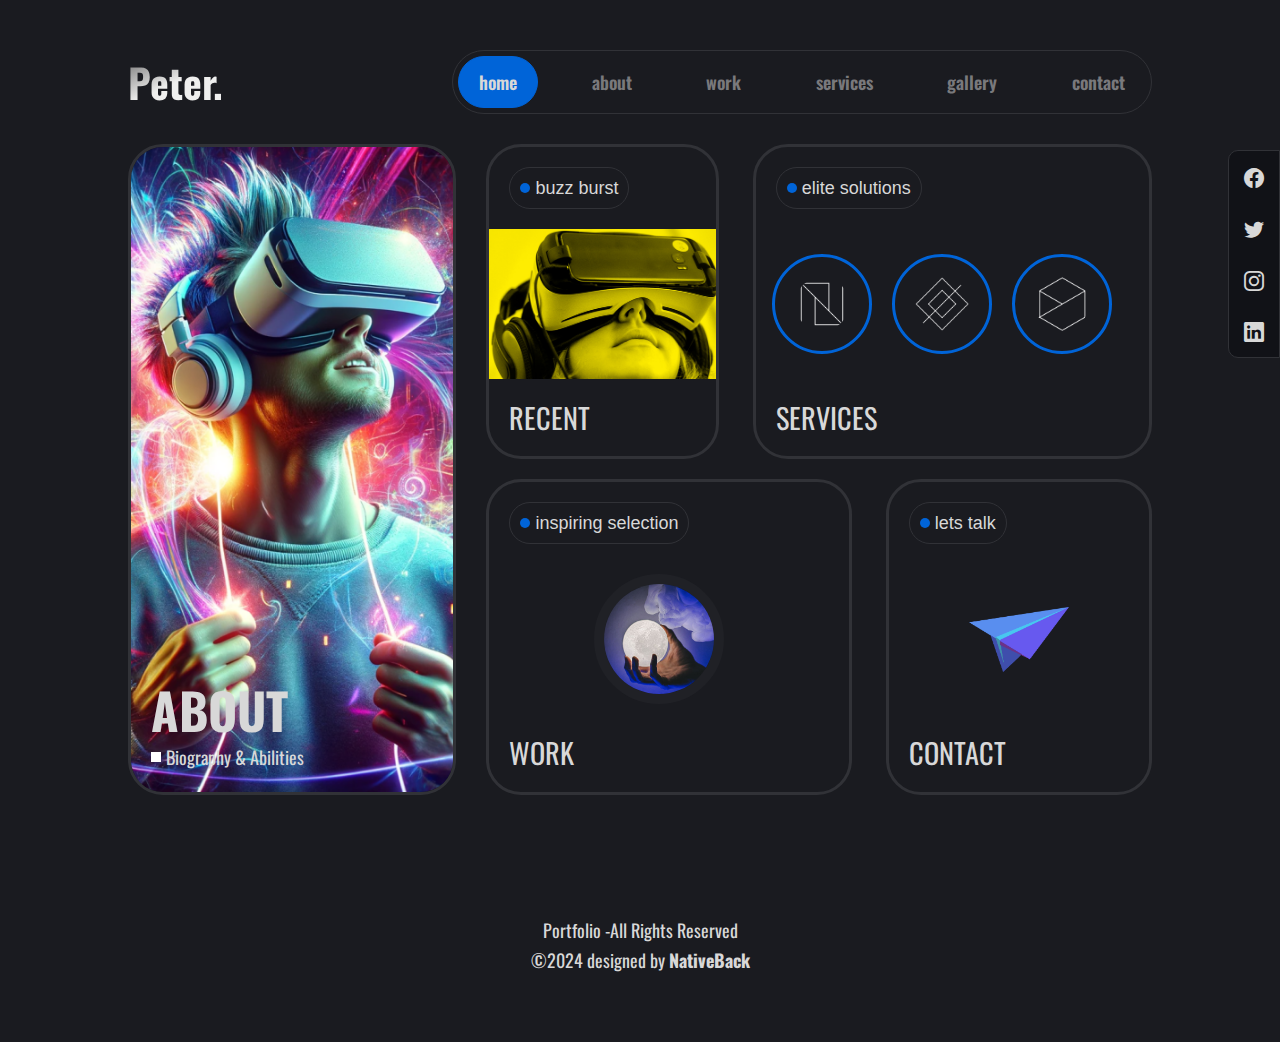
<file: index.html>
<!DOCTYPE html>
<html lang="en">
<head>
    <meta charset="UTF-8">
    <meta http-equiv="X-UA-Compatible" content="ie=edge">
    <meta name="viewport" content="width=device-width, initial-scale=1.0">
    <title>Portfolio</title>
    <link rel="stylesheet" href="assets/css/main.css">
    <link rel="stylesheet" href="assets/vendor/glightbox/css/glightbox.min.css">
    <link rel="stylesheet" href="assets/vendor/bootstrap-icons/bootstrap-icons.css">
</head>
<body>
    <header 
    class="header" 
    id="header">
        <div 
        class="logo">
          <p class="logo-text">
            Peter.
          </p>
        </div>

        <nav 
        class="nav" 
        id="nav">
            <a href="#">
                <p class="active"
                >home</p>
            </a>
            <a href="pages/about/about.html">
                <p>about</p>
            </a>
            <a href="pages/work/work.html">
                <p>work</p>
            </a>
            <a href="pages/services/services.html">
                <p>services</p>
            </a>
            <a href="pages/gallery/gallery.html">
                <p>gallery</p>
            </a>
            <a href="pages/contact/contact.html">
                <p>contact</p>
            </a>
        </nav>
        <div class="harmburger">
            <i class="bi bi-list" id="open-nav">

            </i>
            <i class="bi bi-x" id="close-nav">

            </i>
        </div>


    </header>
    <main>
        <section class="details-main section-padding">
            <div class="socials">
                <a href="https://www.facebook.com/pboy.mchikho.33" target="_blank">
                    <i class="bi bi-facebook">

                    </i>
                </a>
                <a href="https://x.com/PMchikho?t=3kMm18d_08KyrACnC3TJcw&s=35" target="_blank">
                    <i class="bi bi-twitter">

                    </i>
                </a>
                <a href="https://instagram.com/petermchikho?igshid=MzMyNGUyNmU2YQ==" target="_blank">
                    <i class="bi bi-instagram">

                    </i>
                </a>
                <a href="https://mw.linkedin.com/in/peter-charles-mchikho-50146b266" target="_blank">
                    <i class="bi bi-linkedin">

                    </i>
                </a>
            </div>
            <div class="containers">
                <a href="pages/about/about.html" class="container-main blue-hover margin-bottom">
                    <img src="assets/images/home/about.png" alt="about" id="img">
                    <div class="container-main-details">
                        <h4>
                            ABOUT
                        </h4>
                        <div class="detail-inner">
                            <span class="box"></span>
                            <p>Biography & Abilities</p>
                        </div>

                    </div>

                </a>
                <div class="containers-minor">
                    <div class="containers-holder-minor">
                        <a id="glightbox-click" class="container-small blue-hover margin-bottom ">
                            <div class="padding-select">
                                <button class="button-container">
                                    <span class="circle-blue"></span>
                                    <p>buzz burst</p>
                                </button>

                            </div>
                            <div class="image-small">
                                <img src="assets/images/home/blog1.jpg" alt="blog">
                            </div>
                            <div class="padding-select">
                                <h6>RECENT</h6>

                            </div>
                            

                        </a>
                        <a href="pages/services/services.html" class="container-large blue-hover margin-bottom">
                            <div class="padding-select">
                                <button class="button-container">
                                    <span class="circle-blue"></span>
                                    <p>elite solutions</p>
                                </button>

                            </div>
                            <div class="images-rotate large">
                                <img src="assets/images/home/service1.png" class="blue-border many"alt="">
                                <img src="assets/images/home/service2.png" class="blue-border many"alt="">
                                <img src="assets/images/home/service3.png" class="blue-border many"alt="">
                            </div>
                            <div class="padding-select">
                                <h6>SERVICES</h6>

                            </div>

                        </a>

                    </div>
                    <div class="containers-holder-minor">
                        <a href="pages/work/work.html" class="container-large-b blue-hover margin-bottom">
                            <div class="padding-select">
                                <button class="button-container">
                                    <span class="circle-blue"></span>
                                    <p>inspiring selection</p>
                                </button>

                            </div>
                            <div class="images-rotate">
                                <img src="assets/images/home/portfolio1.jpg" class="black-border"alt="">
                            </div>
                            <div class="padding-select">
                                <h6>WORK</h6>

                            </div>

                        </a>
                        <a href="pages/contact/contact.html" class="container-small-b blue-hover margin-bottom">
                            <div class="padding-select">
                                <button class="button-container">
                                    <span class="circle-blue"></span>
                                    <p>lets talk</p>
                                </button>

                            </div>
                            <div class="images-out">
                                <img src="assets/images/home/contact.png" alt="">
                            </div>
                            <div class="padding-select">
                                <h6>CONTACT</h6>

                            </div>

                        </a>
                        

                    </div>
                    
                </div>
            </div>
        </section>
    </main>
    <footer class="section-padding">
        <p class="text-footer">
           Portfolio -All Rights Reserved <br/> &copy;2024 designed by <a href="http://nativeback.com" target="_blank" rel="noopener noreferrer"> NativeBack</a>
        </p>

    </footer>
    <a href="#" class="back-to-top" id="back-to-top"><i class="bi bi-chevron-up"></i></a>

    <script src="assets/js/main.js"></script>
    <script src="assets/vendor/glightbox/js/glightbox.min.js"></script>
    <script>
        const lightbox = GLightbox({
                touchNavigation: true,
                loop: true,
                autoplayVideos: true
            });

// Instead of using a selector, define the gallery elements
const myGallery = GLightbox({
                
                elements: [
                    {
                        'href': 'assets/images/branding/branding.jpg',
                        'type': 'image',
                        
                    },
                    {
                        'href': 'assets/images/logos/logo4.jpg',
                        'type': 'image',
                        
                    },
                    {
                        'href': 'assets/images/photography/photography1.webp',
                        'type': 'image',
                        
                    },
                    {
                        'href': 'assets/images/artworks/artwork.webp',
                        'type': 'image',
                        
                    },
                    {
                        'href': 'assets/images/poster/poster.webp',
                        'type': 'image',
                        
                    },
                    {
                        'href': 'assets/images/3d/3D.jpg',
                        'type': 'image',
                        
                    },
                    {
                        'href': 'assets/images/recent/vr3.jpg',
                        'type': 'image',
                        'alt': 'image text alternatives'
                    },
                    {
                        'href': 'assets/images/recent/vr1.jpg',
                        'type': 'image',
                        'alt': 'image text alternatives'
                    },
                    {
                        'href': 'assets/images/recent/vr4.webp',
                        'type': 'image',
                        'alt': 'image text alternatives'
                    },
                    {
                        'href': 'assets/images/recent/vr2.jpg',
                        'type': 'image',
                        'alt': 'image text alternatives'
                    },
                    {
                        'href': 'assets/images/recent/recent3.jpeg',
                        'type': 'image',
                        'alt': 'image text alternatives'
                    },
                ],
                autoplayVideos: true,
            });
            document.getElementById("glightbox-click").addEventListener("click",function(){
                myGallery.open();
            })
            
    </script>
</body>
</html>
</file>
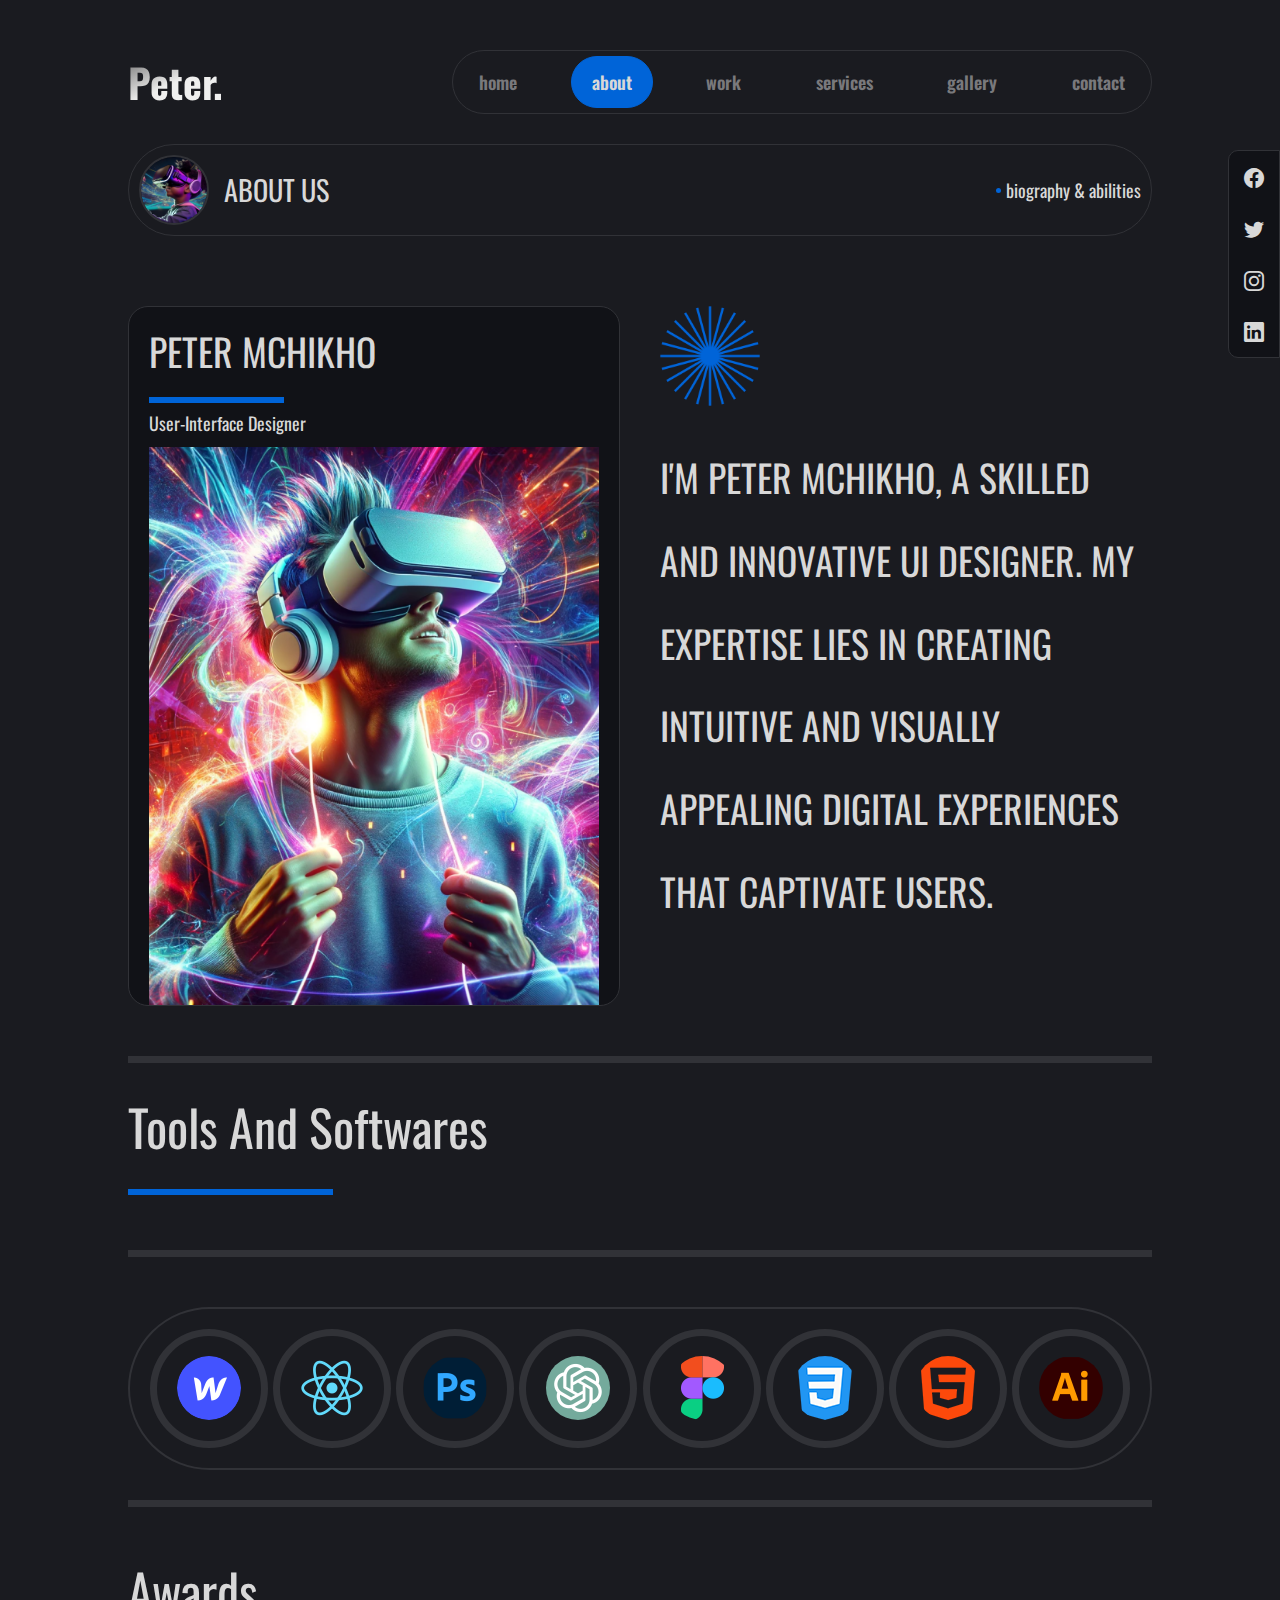
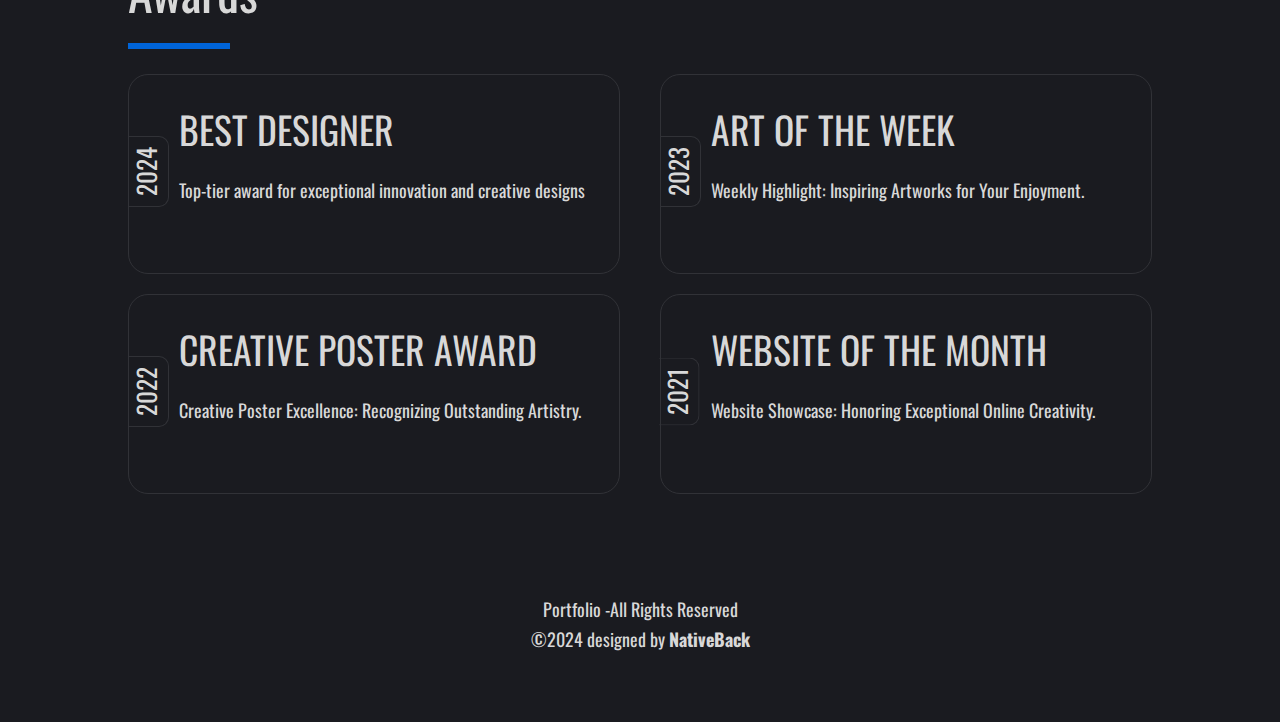
<file: pages/about/about.html>
<!DOCTYPE html>
<html lang="en">
<head>
    <meta charset="UTF-8">
    <meta http-equiv="X-UA-Compatible" content="ie=edge">
    <meta name="viewport" content="width=device-width, initial-scale=1.0">
    <title>Portfolio</title>
    <link rel="stylesheet" href="../../assets/css/about.css">
    <link rel="stylesheet" href="../../assets/vendor/bootstrap-icons/bootstrap-icons.css">
</head>
<body>
    <header 
    class="header" 
    id="header">
        <div 
        class="logo">
          <p class="logo-text">
            Peter.
          </p>
        </div>

        <nav 
        class="nav" 
        id="nav">
            <a href="../../index.html">
                <p 
                >home</p>
            </a>
            <a href="../about/about.html">
                <p 
                class="active">
                about</p>
            </a>
            <a href="../work/work.html">
                <p>work</p>
            </a>
            <a href="../services/services.html">
                <p>services</p>
            </a>
            <a href="../gallery/gallery.html">
                <p>gallery</p>
            </a>
            <a href="../contact/contact.html">
                <p>contact</p>
            </a>
        </nav>
        <div class="harmburger">
            <i class="bi bi-list" id="open-nav">

            </i>
            <i class="bi bi-x" id="close-nav">

            </i>
        </div>


    </header>
    <main>
        <section class="details-main section-padding">
            <div class="socials">
                <a href="https://www.facebook.com/pboy.mchikho.33" target="_blank">
                    <i class="bi bi-facebook">

                    </i>
                </a>
                <a href="https://x.com/PMchikho?t=3kMm18d_08KyrACnC3TJcw&s=35" target="_blank">
                    <i class="bi bi-twitter">

                    </i>
                </a>
                <a href="https://instagram.com/petermchikho?igshid=MzMyNGUyNmU2YQ==" target="_blank">
                    <i class="bi bi-instagram">

                    </i>
                </a>
                <a href="https://mw.linkedin.com/in/peter-charles-mchikho-50146b266" target="_blank">
                    <i class="bi bi-linkedin">

                    </i>
                </a>
            </div>
            <div class="about">
                <div class="image-text">
                    <img src="../../assets/images/blogs/about1.jpg" alt="">
                    <h6>ABOUT US</h6>
                </div>
                <div class="text-circle">
                    <span class="circle-blue">

                    </span>
                    <p>
                        biography & abilities
                    </p>
                </div>
            </div>
            <div class="about-first bottom-border">
                <div class="image-text-first">
                    <div class="container-height">
                        <h5>PETER MCHIKHO</h5>
                        <div class="line-blue">

                        </div>
                        <p>User-Interface Designer</p>

                    </div>
                    
                    <img src="../../assets/images/home/about.png" alt="" class="">
                    
                </div>
                <div class="about-first-info">
                    <img src="../../assets/images/about/circle.png" alt="" class="rotate">
                    <h5>
                        I'M PETER MCHIKHO, A SKILLED AND INNOVATIVE UI DESIGNER. MY EXPERTISE LIES IN CREATING INTUITIVE AND VISUALLY APPEALING DIGITAL EXPERIENCES THAT CAPTIVATE USERS. 
                    </h5>
                    
                </div>
            </div>
            <div class="soft-ware bottom-border">
                <div class="container-height">
                    <h4>Tools And Softwares</h4>
                    <div class="line-blue">

                    </div>
                </div>
            </div>
            
            <div class="tools-info ">
                <div class="image-tool">
                    <img src="../../assets/images/about/webflow.png" alt="">
                    <div class="text-tool">
                        <button>
                            Webflow
                        </button>
                    </div>
                </div>
                <div class="image-tool">
                    <img src="../../assets/images/about/react.png" alt="">
                    <div class="text-tool">
                        <button>
                            React
                        </button>
                    </div>
                </div>
                <div class="image-tool">
                    <img src="../../assets/images/about/photoshop.png" alt="">
                    <div class="text-tool">
                        <button>
                            photoshop
                        </button>
                    </div>
                </div>
                <div class="image-tool">
                    <img src="../../assets/images/about/chatgpt.png" alt="">
                    <div class="text-tool">
                        <button>
                            chatgpt
                        </button>

                    </div>
                </div>
                <div class="image-tool">
                    <img src="../../assets/images/about/figma.png" alt="">
                    <div class="text-tool">
                        <button>
                            figma
                        </button>

                    </div>
                </div>
                <div class="image-tool">
                    <img src="../../assets/images/about/css3.png" alt="">
                    <div class="text-tool">
                        <button>
                            css3
                        </button>

                    </div>
                </div>
                <div class="image-tool">
                    <img src="../../assets/images/about/html5.png" alt="">
                    <div class="text-tool">
                        <button>
                            html5
                        </button>

                    </div>
                </div>
                <div class="image-tool">
                    <img src="../../assets/images/about/illustrator.png" alt="">
                    <div class="text-tool">
                        <button>
                            illustrator
                        </button>

                    </div>
                </div>
                
            </div>
            <div class="awards-section top-border">
                <div class="container-height">
                    <h4>Awards</h4>
                    <div class="line-blue">

                    </div>
                </div>
                <div class="award-containers">
                    <div class="award">
                        <div class="date">
                            <h6>2024</h6>
                        </div>
                        <h5>BEST DESIGNER</h5>
                        <p>Top-tier award for exceptional innovation and creative designs </p>

                    </div>
                    <div class="award">
                        <div class="date">
                            <h6>2023</h6>
                        </div>
                        <h5>ART OF THE WEEK</h5>
                        <p>Weekly Highlight: Inspiring Artworks for Your Enjoyment. </p>

                    </div>
                    <div class="award">
                        <div class="date">
                            <h6>2022</h6>
                        </div>
                        <h5>CREATIVE POSTER AWARD</h5>
                        <p>Creative Poster Excellence: Recognizing Outstanding Artistry. </p>

                    </div>
                    <div class="award">
                        <div class="date">
                            <h6>2021</h6>
                        </div>
                        <h5>WEBSITE OF THE MONTH</h5>
                        <p>Website Showcase: Honoring Exceptional Online Creativity.</p>

                    </div>
                </div>
            </div>
            
        </section>
    </main>
    <footer class="section-padding">
        <p class="text-footer">
           Portfolio -All Rights Reserved <br/> &copy;2024 designed by <a href="http://nativeback.com" target="_blank" rel="noopener noreferrer"> NativeBack</a>
        </p>

    </footer>
    <a href="#" class="back-to-top" id="back-to-top"><i class="bi bi-chevron-up"></i></a>

    <script src="../../assets/js/about.js"></script>
</body>
</html>
</file>
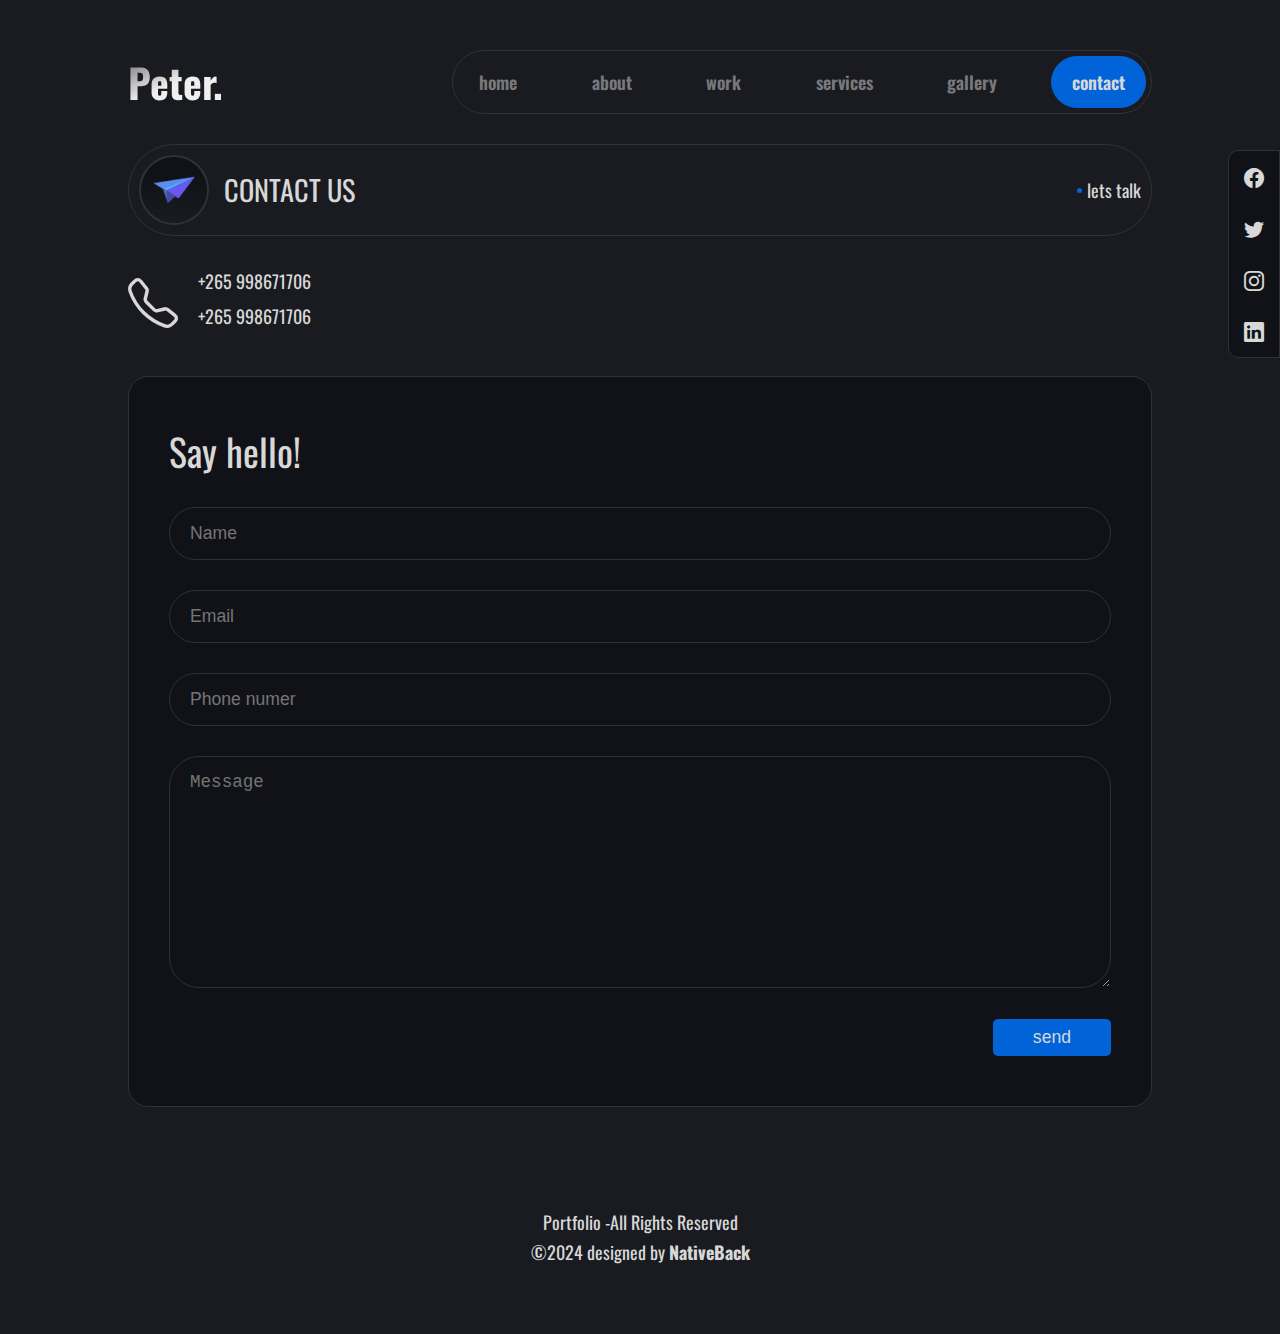
<file: pages/contact/contact.html>
<!DOCTYPE html>
<html lang="en">
<head>
    <meta charset="UTF-8">
    <meta http-equiv="X-UA-Compatible" content="ie=edge">
    <meta name="viewport" content="width=device-width, initial-scale=1.0">
    <title>Portfolio</title>
    <link rel="stylesheet" href="../../assets/css/about.css">
    <link rel="stylesheet" href="../../assets/vendor/bootstrap-icons/bootstrap-icons.css">
</head>
<body>
    <header 
    class="header" 
    id="header">
        <div 
        class="logo">
          <p class="logo-text">
            Peter.
          </p>
        </div>

        <nav 
        class="nav" 
        id="nav">
            <a href="../../index.html">
                <p 
                >home</p>
            </a>
            <a href="../about/about.html">
                <p 
                >
                about</p>
            </a>
            <a href="../work/work.html">
                <p>work</p>
            </a>
            <a href="../services/services.html">
                <p>services</p>
            </a>
            <a href="../gallery/gallery.html">
                <p>gallery</p>
            </a>
            <a href="../contact/contact.html">
                <p
                class="active">contact</p>
            </a>
        </nav>
        <div class="harmburger">
            <i class="bi bi-list" id="open-nav">

            </i>
            <i class="bi bi-x" id="close-nav">

            </i>
        </div>


    </header>
    <main>
        <section class="details-main section-padding">
            <div class="socials">
                <a href="https://www.facebook.com/pboy.mchikho.33" target="_blank">
                    <i class="bi bi-facebook">

                    </i>
                </a>
                <a href="https://x.com/PMchikho?t=3kMm18d_08KyrACnC3TJcw&s=35" target="_blank">
                    <i class="bi bi-twitter">

                    </i>
                </a>
                <a href="https://instagram.com/petermchikho?igshid=MzMyNGUyNmU2YQ==" target="_blank">
                    <i class="bi bi-instagram">

                    </i>
                </a>
                <a href="https://mw.linkedin.com/in/peter-charles-mchikho-50146b266" target="_blank">
                    <i class="bi bi-linkedin">

                    </i>
                </a>
            </div>
            <div class="about">
                <div class="image-text">
                    <img src="../../assets/images/services/sitemap_contact.png" alt="">
                    <h6>CONTACT US</h6>
                </div>
                <div class="text-circle">
                    <span class="circle-blue">

                    </span>
                    <p>
                        lets talk
                    </p>
                </div>
            </div>
            <div class="phone">
                <h4>
                    <i class="bi bi-telephone">

                    </i>
                </h4>
                
                <div class="numbers">
                    <p>+265 998671706</p>
                    <p>+265 998671706</p>
                </div>
            </div>
            <form action="https://formsubmit.co/petercharlesmchikho1@gmail.com" method="POST">
                <h5>Say hello!</h5>
                <input  class="full" type="text" name="Name" id="" placeholder="Name">
                <input class="full" type="email" name="Email" id="" placeholder="Email">
                <input  class="full" type="text" name="Phone" id="" placeholder="Phone numer">
                <textarea name="Message" id="" cols="30" rows="10" placeholder="Message"></textarea>
                <input type="hidden" name="_next" value="https://petermchikho.github.io/Portfolio-site/pages/contact/contact.html">
                <input type="hidden" name="_captcha" value="false">
                <input type="hidden" name="_template" value="box">
                <div class="send-btn">
                    <input type="submit" value="send" id="send">
                </div>
                
            </form>
            <div id="preloader" class="hide">

            </div>
        </section>
    </main>
    <footer class="section-padding">
        <p class="text-footer">
           Portfolio -All Rights Reserved <br/> &copy;2024 designed by <a href="http://nativeback.com" target="_blank" rel="noopener noreferrer"> NativeBack</a>
        </p>

    </footer>
    <a href="#" class="back-to-top" id="back-to-top"><i class="bi bi-chevron-up"></i></a>

    <script src="../../assets/js/about.js"></script>
    <script>
        document.getElementById("send").addEventListener("click",function(){
            document.getElementById("preloader").classList.toggle("hide");
        })
    </script>
</body>
</html>
</file>
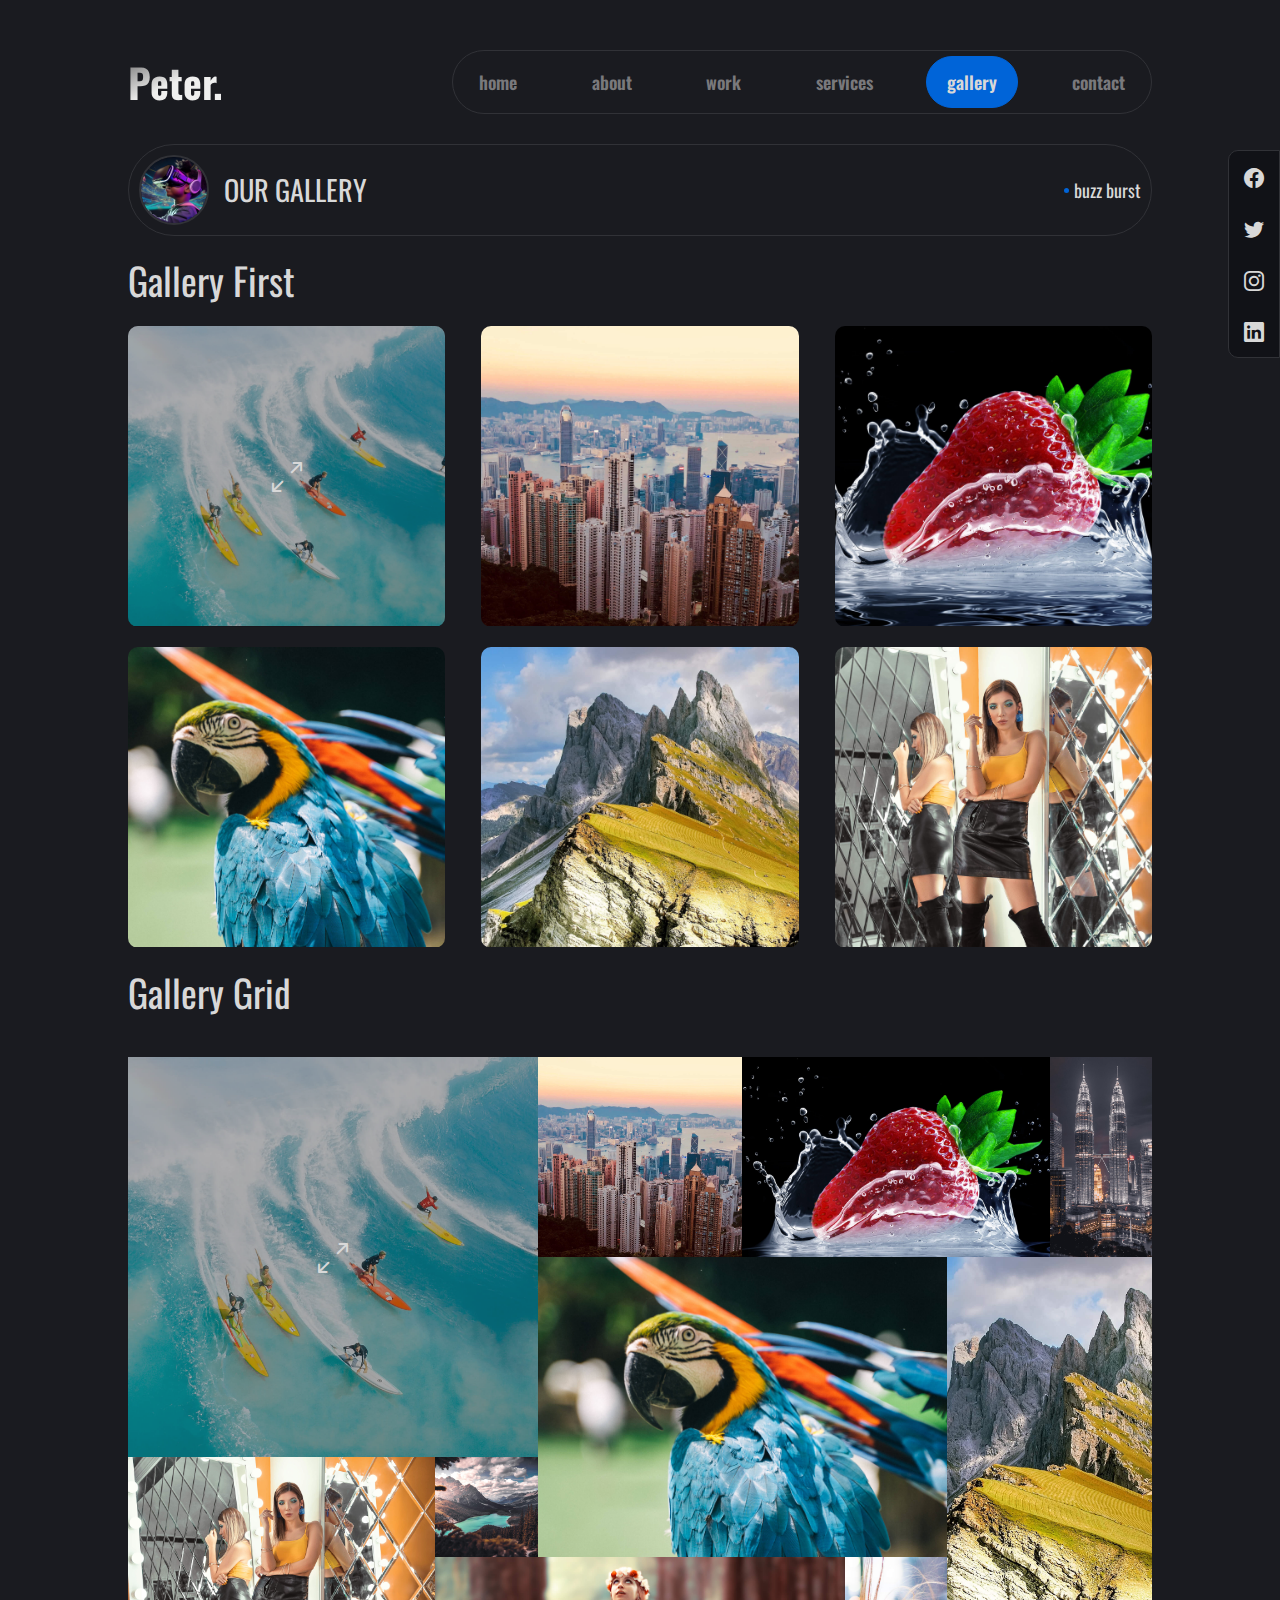
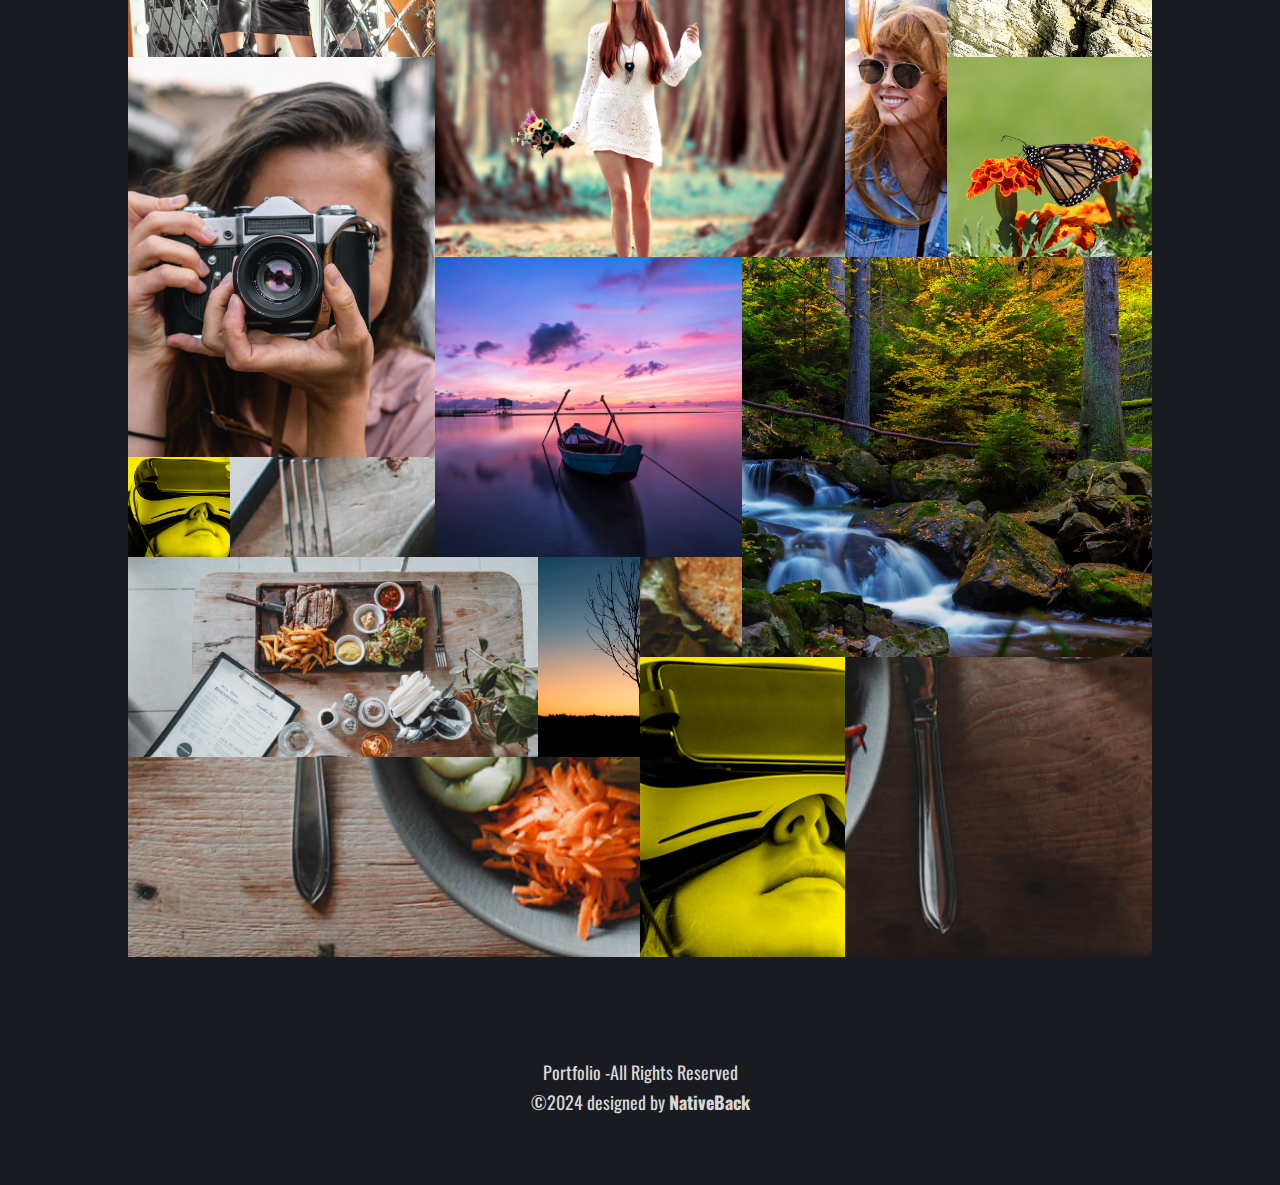
<file: pages/gallery/gallery.html>
<!DOCTYPE html>
<html lang="en">
<head>
    <meta charset="UTF-8">
    <meta http-equiv="X-UA-Compatible" content="ie=edge">
    <meta name="viewport" content="width=device-width, initial-scale=1.0">
    <title>Portfolio</title>
    <link rel="stylesheet" href="../../assets/css/about.css">
    <link rel="stylesheet" href="../../assets/vendor/bootstrap-icons/bootstrap-icons.css">
    <link rel="stylesheet" href="../../assets/vendor/glightbox/css/glightbox.min.css">
</head>
<body>
    <header 
    class="header" 
    id="header">
        <div 
        class="logo">
          <p class="logo-text">
            Peter.
          </p>
        </div>

        <nav 
        class="nav" 
        id="nav">
            <a href="../../index.html">
                <p 
                >home</p>
            </a>
            <a href="../about/about.html">
                <p 
                >
                about</p>
            </a>
            <a href="../work/work.html">
                <p>work</p>
            </a>
            <a href="../services/services.html">
                <p>services</p>
            </a>
            <a href="../gallery/gallery.html">
                <p
                class="active">gallery</p>
            </a>
            <a href="../contact/contact.html">
                <p>contact</p>
            </a>
        </nav>
        <div class="harmburger">
            <i class="bi bi-list" id="open-nav">

            </i>
            <i class="bi bi-x" id="close-nav">

            </i>
        </div>


    </header>
    <main>
        <section class="details-main section-padding">
            <div class="socials">
                <a href="https://www.facebook.com/pboy.mchikho.33" target="_blank">
                    <i class="bi bi-facebook">

                    </i>
                </a>
                <a href="https://x.com/PMchikho?t=3kMm18d_08KyrACnC3TJcw&s=35" target="_blank">
                    <i class="bi bi-twitter">

                    </i>
                </a>
                <a href="https://instagram.com/petermchikho?igshid=MzMyNGUyNmU2YQ==" target="_blank">
                    <i class="bi bi-instagram">

                    </i>
                </a>
                <a href="https://mw.linkedin.com/in/peter-charles-mchikho-50146b266" target="_blank">
                    <i class="bi bi-linkedin">

                    </i>
                </a>
            </div>
            <div class="about">
                <div class="image-text">
                    <img src="../../assets/images/blogs/about1.jpg" alt="">
                    <h6>OUR GALLERY</h6>
                </div>
                <div class="text-circle">
                    <span class="circle-blue">

                    </span>
                    <p>
                        buzz burst
                    </p>
                </div>
            </div>
            <div class="title">
                <h5>Gallery First</h5>
            </div>
            <div class="gallery-container">
                <a href="../../assets/images/gallery/gallery-1.jpg" class="item-image glightbox">
                    <img src="../../assets/images/gallery/gallery-1.jpg" alt="">
                    <div class="hover-show show"><i class="bi bi-arrows-angle-expand"></i></div>
                </a>
                <a href="../../assets/images/gallery/gallery-2.jpg" class="item-image glightbox">
                    <img src="../../assets/images/gallery/gallery-2.jpg" alt="">
                    <div class="hover-show"><i class="bi bi-arrows-angle-expand"></i></div>
                </a>
                <a href="../../assets/images/gallery/gallery-3.jpg" class="item-image glightbox">
                    <img src="../../assets/images/gallery/gallery-3.jpg" alt="">
                    <div class="hover-show"><i class="bi bi-arrows-angle-expand"></i></div>
                </a>
                <a href="../../assets/images/gallery/gallery-4.jpg" class="item-image glightbox">
                    <img src="../../assets/images/gallery/gallery-4.jpg" alt="">
                    <div class="hover-show"><i class="bi bi-arrows-angle-expand"></i></div>
                </a>
                <a href="../../assets/images/gallery/gallery-5.jpg" class="item-image glightbox">
                    <img src="../../assets/images/gallery/gallery-5.jpg" alt="">
                    <div class="hover-show"><i class="bi bi-arrows-angle-expand"></i></div>
                </a>
                <a href="../../assets/images/gallery/gallery-6.jpg" class="item-image glightbox">
                    <img src="../../assets/images/gallery/gallery-6.jpg" alt="">
                    <div class="hover-show"><i class="bi bi-arrows-angle-expand"></i></div>
                </a>

            </div>
            <div class="title">
                <h5>Gallery Grid</h5>
            </div>
            <div class="gallery">
                <a href="../../assets/images/gallery/gallery-1.jpg" class="item h4 v4 glightbox"><img src="../../assets/images/gallery/gallery-1.jpg" alt="">
                <div class="hover-show show"><i class="bi bi-arrows-angle-expand"></i></div></a>
                <a href="../../assets/images/gallery/gallery-2.jpg" class="item h2 v2 glightbox"><img src="../../assets/images/gallery/gallery-2.jpg" alt="">
                <div class="hover-show"><i class="bi bi-arrows-angle-expand"></i></div></a>
                <a href="../../assets/images/gallery/gallery-3.jpg" class="item h3 v2 glightbox"><img src="../../assets/images/gallery/gallery-3.jpg" alt="">
                <div class="hover-show"><i class="bi bi-arrows-angle-expand"></i></div></a>
                <a href="../../assets/images/gallery/gallery-4.jpg" class="item h4 v3 glightbox"><img src="../../assets/images/gallery/gallery-4.jpg" alt="">
                <div class="hover-show"><i class="bi bi-arrows-angle-expand"></i></div></a>
                <a href="../../assets/images/gallery/gallery-5.jpg" class="item h2 v4 glightbox"><img src="../../assets/images/gallery/gallery-5.jpg" alt="">
                <div class="hover-show"><i class="bi bi-arrows-angle-expand"></i></div></a>
                <a href="../../assets/images/gallery/gallery-6.jpg" class="item h3 v2 glightbox"><img src="../../assets/images/gallery/gallery-6.jpg" alt="">
                <div class="hover-show"><i class="bi bi-arrows-angle-expand"></i></div></a>
                <a href="../../assets/images/gallery/gallery-7.jpg" class="item h1 v2 glightbox"><img src="../../assets/images/gallery/gallery-7.jpg" alt="">
                <div class="hover-show"><i class="bi bi-arrows-angle-expand"></i></div></a>
                <a href="../../assets/images/gallery/gallery-8.jpg" class="item h4 v3 glightbox"><img src="../../assets/images/gallery/gallery-8.jpg" alt="">
                <div class="hover-show"><i class="bi bi-arrows-angle-expand"></i></div></a>
                <a href="../../assets/images/gallery/gallery-9.jpg" class="item h3 v4 glightbox"><img src="../../assets/images/gallery/gallery-9.jpg" alt="">
                <div class="hover-show"><i class="bi bi-arrows-angle-expand"></i></div></a>
                <a href="../../assets/images/gallery/gallery-10.jpg" class="item h1 v3 glightbox"><img src="../../assets/images/gallery/gallery-10.jpg" alt="">
                <div class="hover-show"><i class="bi bi-arrows-angle-expand"></i></div></a>
                <a href="../../assets/images/gallery/gallery-11.jpg" class="item h2 v2 glightbox"><img src="../../assets/images/gallery/gallery-11.jpg" alt="">
                <div class="hover-show"><i class="bi bi-arrows-angle-expand"></i></div></a>
                <a href="../../assets/images/gallery/gallery-12.jpg" class="item h3 v3 glightbox"><img src="../../assets/images/gallery/gallery-12.jpg" alt="">
                <div class="hover-show"><i class="bi bi-arrows-angle-expand"></i></div></a>
                <a href="../../assets/images/gallery/gallery-13.jpg" class="item h4 v4 glightbox"><img src="../../assets/images/gallery/gallery-13.jpg" alt="">
                <div class="hover-show"><i class="bi bi-arrows-angle-expand"></i></div></a>
                <a href="../../assets/images/gallery/gallery-14.jpg" class="item h4 v2 glightbox"><img src="../../assets/images/gallery/gallery-14.jpg" alt="">
                <div class="hover-show"><i class="bi bi-arrows-angle-expand"></i></div></a>
                <a href="../../assets/images/gallery/gallery-15.jpg" class="item h1 v2 glightbox"><img src="../../assets/images/gallery/gallery-15.jpg" alt="">
                <div class="hover-show"><i class="bi bi-arrows-angle-expand"></i></div></a>
                <a href="../../assets/images/gallery/gallery-16.jpg" class="item h1 v1 glightbox"><img src="../../assets/images/gallery/gallery-16.jpg" alt="">
                <div class="hover-show"><i class="bi bi-arrows-angle-expand"></i></div></a>
                <a href="../../assets/images/home/blog1.jpg" class="item h1 v1 glightbox"><img src="../../assets/images/home/blog1.jpg" alt="">
                <div class="hover-show"><i class="bi bi-arrows-angle-expand"></i></div></a>
                <a href="../../assets/images/home/blog1.jpg" class="item h2 v3 glightbox"><img src="../../assets/images/home/blog1.jpg" alt="">
                <div class="hover-show"><i class="bi bi-arrows-angle-expand"></i></div></a>
            </div>
            
            
        </section>
    </main>
    <footer class="section-padding">
        <p class="text-footer">
           Portfolio -All Rights Reserved <br/> &copy;2024 designed by <a href="http://nativeback.com" target="_blank" rel="noopener noreferrer"> NativeBack</a>
        </p>

    </footer>
    <a href="#" class="back-to-top" id="back-to-top"><i class="bi bi-chevron-up"></i></a>

    <script src="../../assets/js/about.js"></script>
    <script src="../../assets/vendor/glightbox/js/glightbox.min.js"></script>
    <script>
        /**
         * Initiate glightbox
         */
         const glightbox = GLightbox({
            selector: '.glightbox',
        });
        
    </script>
</body>
</html>
</file>
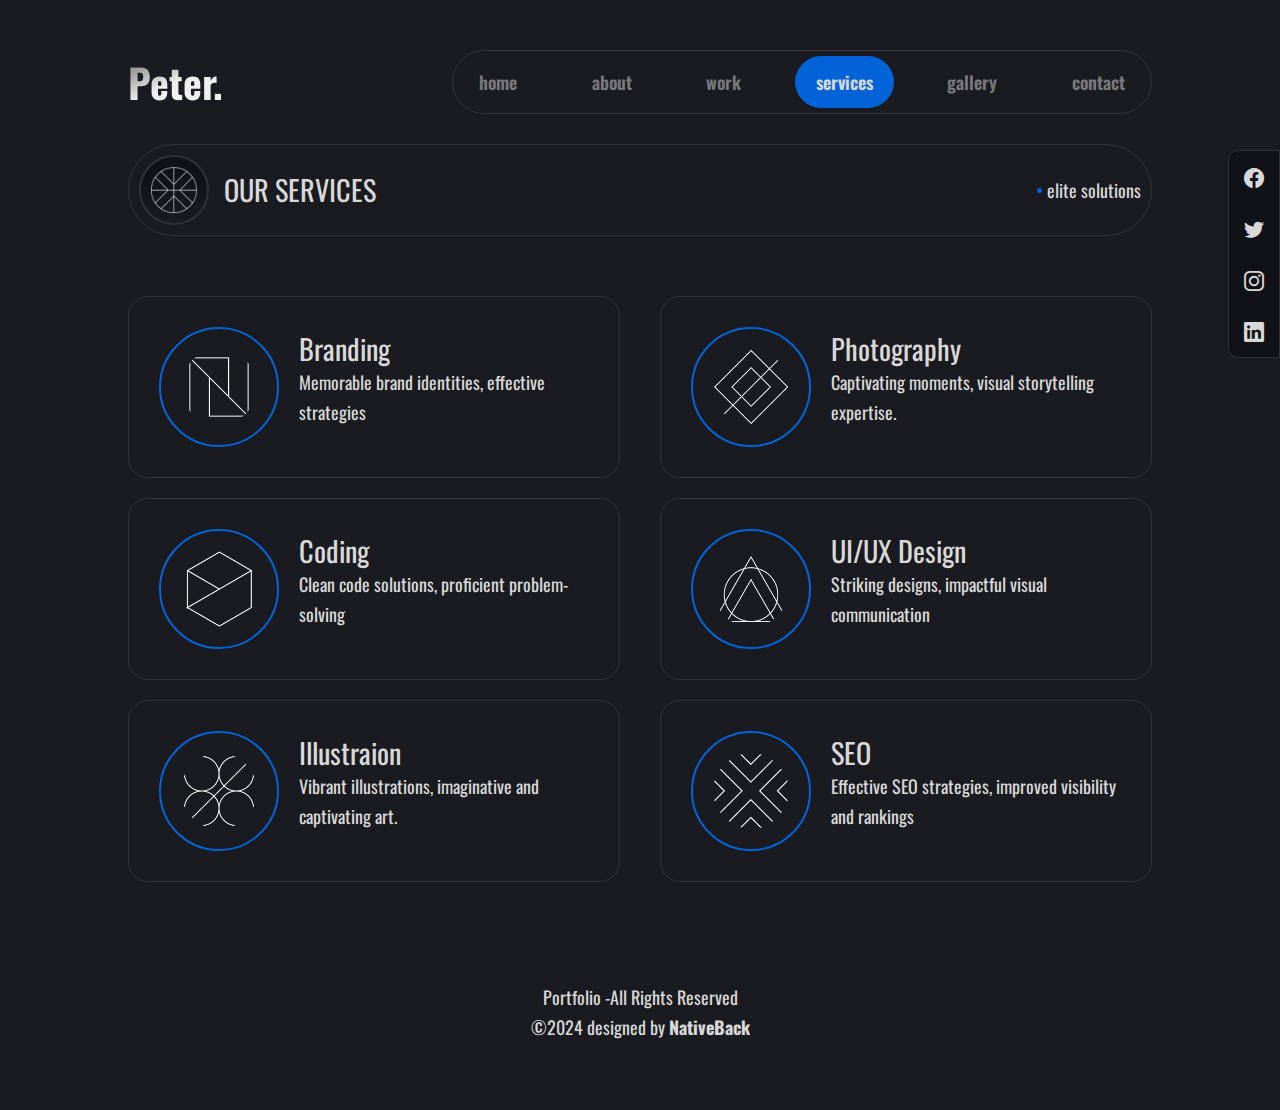
<file: pages/services/services.html>
<!DOCTYPE html>
<html lang="en">
<head>
    <meta charset="UTF-8">
    <meta http-equiv="X-UA-Compatible" content="ie=edge">
    <meta name="viewport" content="width=device-width, initial-scale=1.0">
    <title>Portfolio</title>
    <link rel="stylesheet" href="../../assets/css/about.css">
    <link rel="stylesheet" href="../../assets/vendor/bootstrap-icons/bootstrap-icons.css">
</head>
<body>
    <header 
    class="header" 
    id="header">
        <div 
        class="logo">
          <p class="logo-text">
            Peter.
          </p>
        </div>

        <nav 
        class="nav" 
        id="nav">
            <a href="../../index.html">
                <p 
                >home</p>
            </a>
            <a href="../about/about.html">
                <p 
                >
                about</p>
            </a>
            <a href="../work/work.html">
                <p>work</p>
            </a>
            <a href="../services/services.html">
                <p
                class="active">services</p>
            </a>
            <a href="../gallery/gallery.html">
                <p>gallery</p>
            </a>
            <a href="../contact/contact.html">
                <p>contact</p>
            </a>
        </nav>
        <div class="harmburger">
            <i class="bi bi-list" id="open-nav">

            </i>
            <i class="bi bi-x" id="close-nav">

            </i>
        </div>


    </header>
    <main>
        <section class="details-main section-padding">
            <div class="socials">
                <a href="https://www.facebook.com/pboy.mchikho.33" target="_blank">
                    <i class="bi bi-facebook">

                    </i>
                </a>
                <a href="https://x.com/PMchikho?t=3kMm18d_08KyrACnC3TJcw&s=35" target="_blank">
                    <i class="bi bi-twitter">

                    </i>
                </a>
                <a href="https://instagram.com/petermchikho?igshid=MzMyNGUyNmU2YQ==" target="_blank">
                    <i class="bi bi-instagram">

                    </i>
                </a>
                <a href="https://mw.linkedin.com/in/peter-charles-mchikho-50146b266" target="_blank">
                    <i class="bi bi-linkedin">

                    </i>
                </a>
            </div>
            <div class="about">
                <div class="image-text">
                    <img src="../../assets/images/services/sitemap_img2.png" alt="">
                    <h6>OUR SERVICES</h6>
                </div>
                <div class="text-circle">
                    <span class="circle-blue">

                    </span>
                    <p>
                        elite solutions
                    </p>
                </div>
            </div>
            <div class="about-services">
                <div class="service">
                    <img src="../../assets/images/services/service1.png" alt="">
                    <div class="service-text">
                        <h6>Branding</h6>
                        <p class="text-large">
                            Memorable brand identities, effective strategies

                        </p>
                    </div>
                </div>
                <div class="service">
                    <img src="../../assets/images/services/service2.png" alt="">
                    <div class="service-text">
                        <h6>Photography</h6>
                        <p class="text-large">
                            Captivating moments, visual storytelling expertise.

                        </p>
                    </div>
                </div>
                <div class="service">
                    <img src="../../assets/images/services/service3.png" alt="">
                    <div class="service-text">
                        <h6>Coding</h6>
                        <p class="text-large">
                       Clean code solutions, proficient problem-solving
                        </p>
                    </div>
                </div>
                <div class="service">
                    <img src="../../assets/images/services/service4.png" alt="">
                    <div class="service-text">
                        <h6>
                            UI/UX Design
                            
                        </h6>
                        <p class="text-large">
                            Striking designs, impactful visual communication
                        

                        </p>
                    </div>
                </div>
                <div class="service">
                    <img src="../../assets/images/services/service5.png" alt="">
                    <div class="service-text">
                        <h6>         
                        Illustraion

                        </h6>
                        <p class="text-large">
                            Vibrant illustrations, imaginative and captivating art.
                        </p>
                    </div>
                </div>
                <div class="service">
                    <img src="../../assets/images/services/service6.png" alt="">
                    <div class="service-text">
                        <h6>
                            SEO
                            
                        </h6>
                        <p class="text-large">
                            Effective SEO strategies, improved visibility and rankings
                           

                        </p>
                    </div>
                </div>
                
            </div>
            
            
        </section>
    </main>
    <footer class="section-padding">
        <p class="text-footer">
           Portfolio -All Rights Reserved <br/> &copy;2024 designed by <a href="http://nativeback.com" target="_blank" rel="noopener noreferrer"> NativeBack</a>
        </p>

    </footer>
    <a href="#" class="back-to-top" id="back-to-top"><i class="bi bi-chevron-up"></i></a>

    <script src="../../assets/js/about.js"></script>
</body>
</html>
</file>
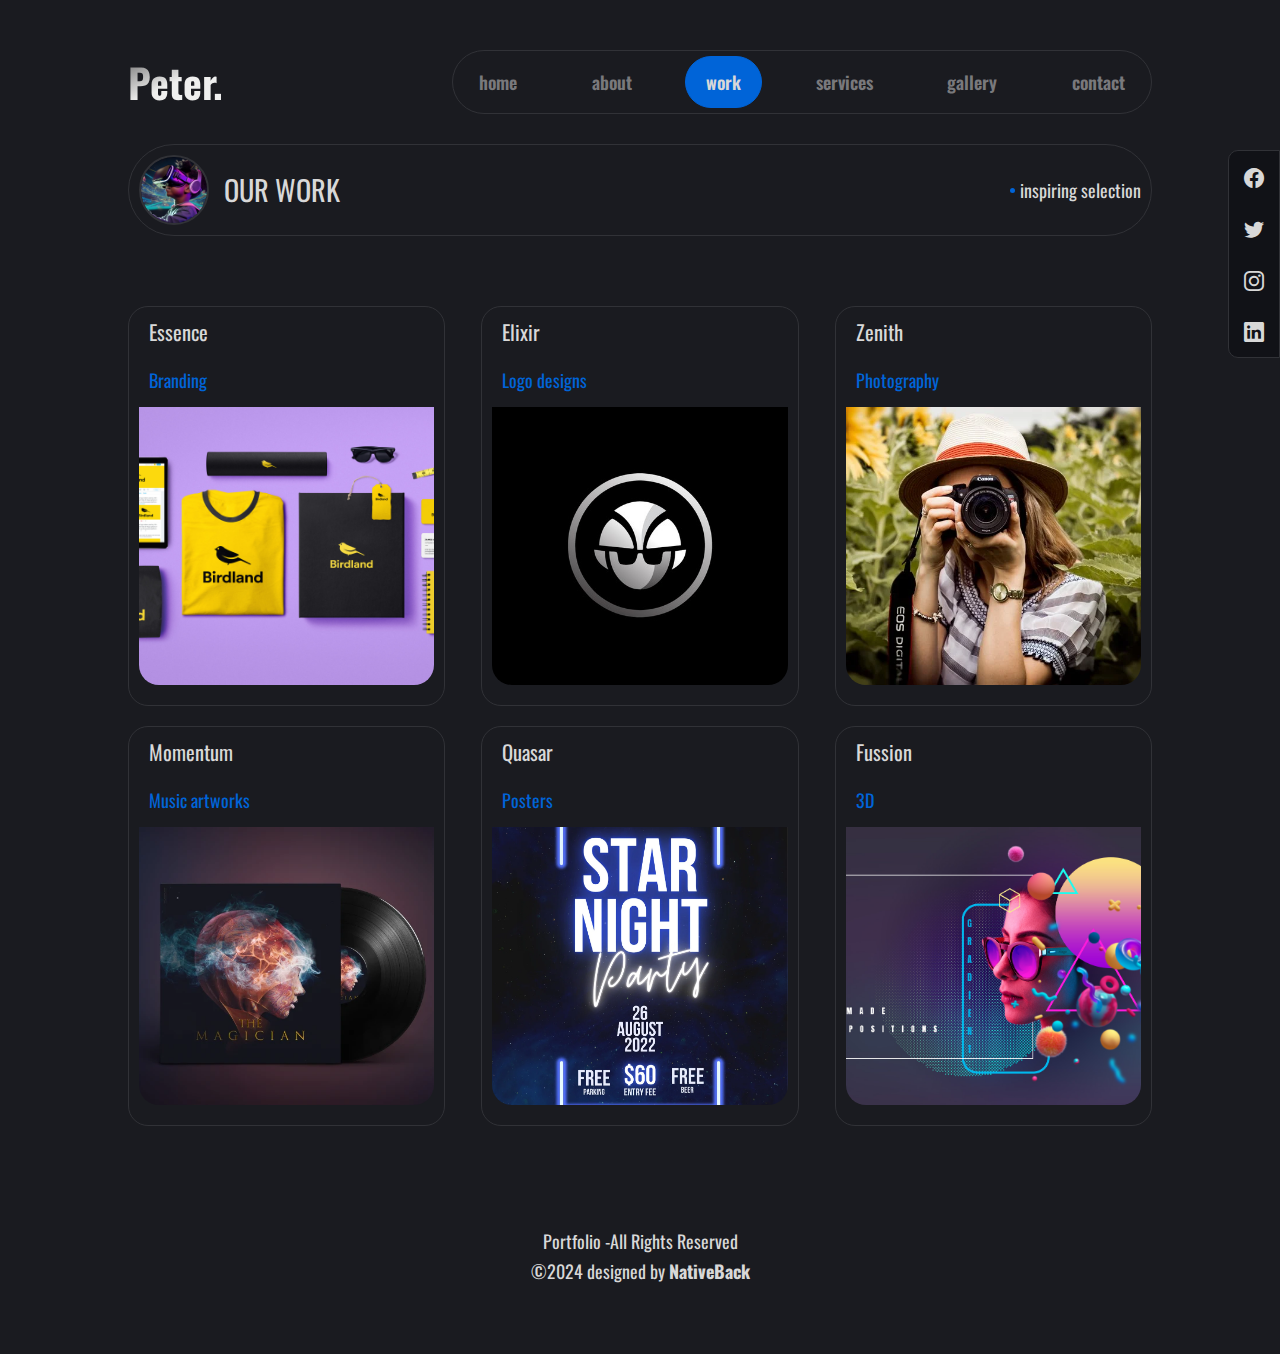
<file: pages/work/work.html>
<!DOCTYPE html>
<html lang="en">
<head>
    <meta charset="UTF-8">
    <meta http-equiv="X-UA-Compatible" content="ie=edge">
    <meta name="viewport" content="width=device-width, initial-scale=1.0">
    <title>Portfolio</title>
    <link rel="stylesheet" href="../../assets/css/about.css">
    <link rel="stylesheet" href="../../assets/vendor/bootstrap-icons/bootstrap-icons.css">
    <link rel="stylesheet" href="../../assets/vendor/glightbox/css/glightbox.min.css">
</head>
<body>
    <header 
    class="header" 
    id="header">
        <div 
        class="logo">
          <p class="logo-text">
            Peter.
          </p>
        </div>

        <nav 
        class="nav" 
        id="nav">
            <a href="../../index.html">
                <p 
                >home</p>
            </a>
            <a href="../about/about.html">
                <p 
                >
                about</p>
            </a>
            <a href="../work/work.html">
                <p
                class="active">work</p>
            </a>
            <a href="../services/services.html">
                <p>services</p>
            </a>
            <a href="../gallery/gallery.html">
                <p>gallery</p>
            </a>
            <a href="../contact/contact.html">
                <p>contact</p>
            </a>
        </nav>
        <div class="harmburger">
            <i class="bi bi-list" id="open-nav">

            </i>
            <i class="bi bi-x" id="close-nav">

            </i>
        </div>


    </header>
    <main>
        <section class="details-main section-padding">
            <div class="socials">
                <a href="https://www.facebook.com/pboy.mchikho.33" target="_blank">
                    <i class="bi bi-facebook">

                    </i>
                </a>
                <a href="https://x.com/PMchikho?t=3kMm18d_08KyrACnC3TJcw&s=35" target="_blank">
                    <i class="bi bi-twitter">

                    </i>
                </a>
                <a href="https://instagram.com/petermchikho?igshid=MzMyNGUyNmU2YQ==" target="_blank">
                    <i class="bi bi-instagram">

                    </i>
                </a>
                <a href="https://mw.linkedin.com/in/peter-charles-mchikho-50146b266" target="_blank">
                    <i class="bi bi-linkedin">

                    </i>
                </a>
            </div>
            <div class="about">
                <div class="image-text">
                    <img src="../../assets/images/blogs/about1.jpg" alt="">
                    <h6>OUR WORK</h6>
                </div>
                <div class="text-circle">
                    <span class="circle-blue">

                    </span>
                    <p>
                        inspiring selection
                    </p>
                </div>
            </div>
            <div class="work-container">
                <div id="branding" class="work " >
                    <div class="text-work">
                        <p class="text-larger">
                            Essence
                        </p>
                        <p class="blue-color">
                            Branding
                        </p>
                    </div>
                    <div class="image-work">
                        <img src="../../assets/images/branding/branding.jpg" alt="">
                    </div>
                </div>
                <div id="logo-design"class="work" >
                    <div class="text-work">
                        <p class="text-larger">
                            Elixir
                        </p>
                        <p class="blue-color">
                            Logo designs
                        </p>
                    </div>
                    <div class="image-work">
                        <img src="../../assets/images/logos/logo4.jpg" alt="">
                    </div>
                </div>
                <div id="photography" class="work " >
                    <div class="text-work">
                        <p class="text-larger">
                            Zenith
                        </p>
                        <p class="blue-color">
                            Photography
                        </p>
                    </div>
                    <div class="image-work">
                        <img src="../../assets/images/photography/photography1.webp" alt="">
                    </div>
                </div>
                <div id="artwork" class="work " >
                    <div class="text-work">
                        <p class="text-larger">
                            Momentum
                        </p>
                        <p class="blue-color">
                            Music artworks
                        </p>
                    </div>
                    <div class="image-work">
                        <img src="../../assets/images/artworks/artwork.webp" alt="">
                    </div>
                </div>
                <div id="posters" class="work" >
                    <div class="text-work">
                        <p class="text-larger">
                            Quasar
                        </p>
                        <p class="blue-color">
                            Posters
                        </p>
                    </div>
                    <div class="image-work">
                        <img src="../../assets/images/poster/poster.webp" alt="">
                    </div>
                </div>
                <div id="3D" class="work" >
                    <div class="text-work">
                        <p class="text-larger">
                            Fussion
                        </p>
                        <p class="blue-color">
                            3D
                        </p>
                    </div>
                    <div class="image-work">
                        <img src="../../assets/images/3d/3D.jpg" alt="">
                    </div>
                </div>
            </div>
            
            
        </section>
    </main>
    <footer class="section-padding">
        <p class="text-footer">
           Portfolio -All Rights Reserved <br/> &copy;2024 designed by <a href="http://nativeback.com" target="_blank" rel="noopener noreferrer"> NativeBack</a>
        </p>

    </footer>
    <a href="#" class="back-to-top" id="back-to-top"><i class="bi bi-chevron-up"></i></a>

    <script src="../../assets/js/about.js"></script>
    <script src="../../assets/vendor/glightbox/js/glightbox.min.js"></script>
    <script>
        /**
         * Initiate glightbox
         */
         const glightbox = GLightbox({
            selector: '.glightbox',
        });
        const Branding = GLightbox({
                
                elements: [
                    {
                        'href': '../../assets/images/branding/branding.jpg',
                        'type': 'image',
                        
                    },
                    {
                        'href': '../../assets/images/branding/branding1.jpg',
                        'type': 'image',
                        'alt': 'image text alternatives'
                    },
                    {
                        'href': '../../assets/images/branding/branding2.jpg',
                        'type': 'image',
                        'alt': 'image text alternatives'
                    },
                    {
                        'href': '../../assets/images/branding/branding3.jpg',
                        'type': 'image',
                        'alt': 'image text alternatives'
                    },
                    {
                        'href': '../../assets/images/branding/branding4.jpg',
                        'type': 'image',
                        'alt': 'image text alternatives'
                    }
                ],
                autoplayVideos: true,
            });
            document.getElementById("branding").addEventListener("click",function(){
                Branding.open();
            })
            const Logo = GLightbox({
                
                elements: [
                    {
                        'href': '../../assets/images/logos/logo4.jpg',
                        'type': 'image',
                        
                    },
                    {
                        'href': '../../assets/images/logos/logo2.png',
                        'type': 'image',
                        'alt': 'image text alternatives'
                    },
                    {
                        'href': '../../assets/images/logos/logo2.jpg',
                        'type': 'image',
                        'alt': 'image text alternatives'
                    },
                    {
                        'href': '../../assets/images/logos/logo1.avif',
                        'type': 'image',
                        'alt': 'image text alternatives'
                    },
                    
                ],
                autoplayVideos: true,
            });
            document.getElementById("logo-design").addEventListener("click",function(){
                Logo.open();
            })
            const Photography = GLightbox({
                
                elements: [
                    {
                        'href': '../../assets/images/photography/photography1.webp',
                        'type': 'image',
                        
                    },
                    {
                        'href': '../../assets/images/photography/gallery-1.jpg',
                        'type': 'image',
                        'alt': 'image text alternatives'
                    },
                    {
                        'href': '../../assets/images/photography/gallery-2.jpg',
                        'type': 'image',
                        'alt': 'image text alternatives'
                    },
                    {
                        'href': '../../assets/images/photography/gallery-3.jpg',
                        'type': 'image',
                        'alt': 'image text alternatives'
                    },
                    {
                        'href': '../../assets/images/photography/gallery-4.jpg',
                        'type': 'image',
                        'alt': 'image text alternatives'
                    },
                    {
                        'href': '../../assets/images/photography/gallery-5.jpg',
                        'type': 'image',
                        'alt': 'image text alternatives'
                    },
                    {
                        'href': '../../assets/images/photography/gallery-6.jpg',
                        'type': 'image',
                        'alt': 'image text alternatives'
                    },
                    
                ],
                autoplayVideos: true,
            });
            document.getElementById("photography").addEventListener("click",function(){
                Photography.open();
            })
            const Artwork = GLightbox({
                
                elements: [
                    {
                        'href': '../../assets/images/artworks/artwork.webp',
                        'type': 'image',
                        
                    },
                    {
                        'href': '../../assets/images/artworks/artwork1.png',
                        'type': 'image',
                        'alt': 'image text alternatives'
                    },
                    {
                        'href': '../../assets/images/artworks/artwork2.png',
                        'type': 'image',
                        'alt': 'image text alternatives'
                    },
                    {
                        'href': '../../assets/images/artworks/artwork3.webp',
                        'type': 'image',
                        'alt': 'image text alternatives'
                    },
                    {
                        'href': '../../assets/images/artworks/artwork4.jpg',
                        'type': 'image',
                        'alt': 'image text alternatives'
                    },
                                        
                ],
                autoplayVideos: true,
            });
            document.getElementById("artwork").addEventListener("click",function(){
                Artwork.open();
            })
            const Posters = GLightbox({
                
                elements: [
                    {
                        'href': '../../assets/images/poster/poster.webp',
                        'type': 'image',
                        
                    },
                    {
                        'href': '../../assets/images/poster/poster1.webp',
                        'type': 'image',
                        'alt': 'image text alternatives'
                    },
                    {
                        'href': '../../assets/images/poster/poster2.jpg',
                        'type': 'image',
                        'alt': 'image text alternatives'
                    },
                    {
                        'href': '../../assets/images/poster/poster3.jpg',
                        'type': 'image',
                        'alt': 'image text alternatives'
                    },
                    
                                        
                ],
                autoplayVideos: true,
            });
            document.getElementById("posters").addEventListener("click",function(){
                Posters.open();
            })
            const ThreeD = GLightbox({
                
                elements: [
                    {
                        'href': '../../assets/images/3d/3D.jpg',
                        'type': 'image',
                        
                    },
                    {
                        'href': '../../assets/images/3d/3D4.webp',
                        'type': 'image',
                        'alt': 'image text alternatives'
                    },
                    {
                        'href': '../../assets/images/3d/3D2.jpg',
                        'type': 'image',
                        'alt': 'image text alternatives'
                    },
                    {
                        'href': '../../assets/images/3d/3D1.webp',
                        'type': 'image',
                        'alt': 'image text alternatives'
                    },
                    
                                        
                ],
                autoplayVideos: true,
            });
            document.getElementById("3D").addEventListener("click",function(){
                ThreeD.open();
            })
        
    </script>
</body>
</html>
</file>
<file: assets/css/main.css>
/*------------------------------------------------
# Document Base Styles
------------------------------------------------*/
/*------------------------------------------------
## CSS Reset
------------------------------------------------*/
/* http://meyerweb.com/eric/tools/css/reset/ 
   v2.0 | 20110126
   License: none (public domain)
*/
@import url('https://fonts.googleapis.com/css2?family=Manrope:wght@200;300;400;500;600;700;800&display=swap');
@import url('https://fonts.googleapis.com/css2?family=Oswald:wght@200;300;400;500;600;700&display=swap');

html, body, div, span, applet, object, iframe,
h1, h2, h3, h4, h5, h6, p, blockquote, pre,
a, abbr, acronym, address, big, cite, code,
del, dfn, em, img, ins, kbd, q, s, samp,
small, strike, strong, sub, sup, tt, var,
b, u, i, center,
dl, dt, dd, header ol, header ul, header li,
footer ol, footer ul, footer li,
fieldset, form, label, legend,
table, caption, tbody, tfoot, thead, tr, th, td,
article, aside, canvas, details, embed, 
figure, figcaption, footer, header, hgroup, 
menu, nav, output, ruby, section, summary,
time, mark, audio, video {
	margin: 0;
	padding: 0;
	border: 0;
	font-size: 100%;
	font: inherit;
	vertical-align: baseline;
}
/* HTML5 display-role reset for older browsers */
article, aside, details, figcaption, figure, 
footer, header, hgroup, menu, nav, section {
	display: block;
}
body {
	line-height: 1;
    width:100%;
}
header ol, header ul,footer ol, footer ul {
	list-style: none;
}
blockquote, q {
	quotes: none;
}
blockquote:before, blockquote:after,
q:before, q:after {
	content: '';
	content: none;
}
table {
	border-collapse: collapse;
	border-spacing: 0;
}
button{
    cursor: pointer;
}

/*------------------------------------------------
## Layout
------------------------------------------------*/

/*making 10px our base size*/
html {
	/* 1rem = 10px */
	font-size: 62.5%;

	/* Border Box fix */
	box-sizing: border-box;

	/* Smooth scrolling */
	scroll-behavior: smooth;
    width:100%;
    line-height: 1.5;
	background: var(--color-bg);
    
}


/*------------------------------------------------
## CSS variables
------------------------------------------------*/
:root{
        /* Screen widths for reference not usage */
    --wide: 128rem; /* 320px diff (1280 px)*/ 
    --desktop: 96rem; /* 240px diff(960 px) */
    --tablet: 72rem; /* 180px diff (720 px)*/
    --phone: 54rem;/*(540 px) */

    /* Colors */
	--font-family:'Oswald', sans-serif;
    --background:#1a1b20;
    --border:#313237;
    --blue:#0064d8;
    --background-darker:#111217;
    --text-lighter:#d8d8d8;
    --text-darker:700;


/* Text sizing */
--base-size: 1.6rem; /* 16px */
--type-scale: 1.1; /*search type scale.com */
--type-scale-headings:1.33;
--small: var(--base-size);
--body: calc( var(--base-size) * var(--type-scale) ); /* 21.33px */
--body-headings:calc( var(--base-size) * var(--type-scale-headings));
--h6: calc( var(--body-headings) * var(--type-scale-headings) ); /* 28.43px */
--h5: calc( var(--h6) * var(--type-scale-headings) );/* 28.43px * 1.33  =37.8 px*/
--h4: calc( var(--h5) * var(--type-scale-headings) );/* 28.43px * 1.33 * 1.33  = 50.28 px*/
--h3: calc( var(--h4) * var(--type-scale-headings) );/* 28.43px * 1.33 * 1.33 * 1.33  = 66.8 px*/
--h2: calc( var(--h3) * var(--type-scale-headings) );/* 28.43px * 1.33 * 1.33 * 1.33 * 1.33  = 88.95 px*/
--h1: calc( var(--h2) * var(--type-scale-headings) );/* 28.43px * 1.33 * 1.33 * 1.33 * 1.33  = 118.31 px*/

}

/*responsive typography */
@media screen and (max-width: 72rem) {
	:root {
		--type-scale: 1.20;
		--type-scale-headings: 1.20;
	}
}

@media screen and (max-width: 56rem) {
	:root {
		--type-scale: 1.10;
		--type-scale-headings: 1.10;
	}
}
@media screen and (max-width: 30rem) {
	:root {
		--type-scale: 1.05;
		--type-scale-headings: 1.05;
        
    }
}


/*------------------------------------------------
## Typography
------------------------------------------------*/
h1,
h2,
h3,
h4,
h5,
h6 {
	font-family: var(--font-family);
}

h1 {
	font-size: var(--h1);
	line-height: calc( var(--h1) * var(--type-scale) * 1.2 );
}

h2 {
	font-size: var(--h2);
	line-height: calc( var(--h2) * var(--type-scale) * 1.2 );
}

h3 {
	font-size: var(--h3);
	line-height: calc( var(--h3) * var(--type-scale) * 1.2 );
}

h4 {
	font-size: var(--h4);
	line-height: calc( var(--h4) * var(--type-scale) * 1.2 );
}

h5 {
	font-size: var(--h5);
	line-height: calc( var(--h5) * var(--type-scale) * 1.2 );
}

h6 {
	font-size: var(--h6);
	line-height: calc( var(--h6) * var(--type-scale) * 1.2 );
}

p {
	margin-bottom: var(--body);
	font-weight: 400;
	font-size: 18px;
	line-height: 30px;    
}
.sub-info p{
  line-height: 150%;

}
@media screen and (max-width: 30rem) {
	p {
		font-size: 16px;
    }
	h1 {
	font-size: calc(var(--h1) * 1.5);
	line-height: calc( var(--h1) * var(--type-scale) * 1.5 );
}

h2 {
	font-size: calc(var(--h2) * 1.5);
	line-height: calc( var(--h2) * var(--type-scale) * 1.5 );
}

h3 {
	font-size: calc(var(--h3) * 1.5);
	line-height: calc( var(--h3) * var(--type-scale) * 1.5 );
}

h4 {
	font-size: calc(var(--h4) * 1.5);
	line-height: calc( var(--h4) * var(--type-scale) * 1.5 );
}

h5 {
	font-size: calc(var(--h5) * 1.5);
	line-height: calc( var(--h5) * var(--type-scale) * 1.5 );
}

h6 {
	font-size: calc(var(--h6) * 1.5);
	line-height: calc( var(--h6) * var(--type-scale) * 1.5 );
}
}
@media screen and (max-width: 380px) {
	
	h1 {
	font-size: calc(var(--h1) * 1.3);
	line-height: calc( var(--h1) * var(--type-scale) * 1.2 );
}

h2 {
	font-size: calc(var(--h2) * 1.3);
	line-height: calc( var(--h2) * var(--type-scale) * 1.2 );
}

h3 {
	font-size: calc(var(--h3) * 1.3);
	line-height: calc( var(--h3) * var(--type-scale) * 1.2 );
}

h4 {
	font-size: calc(var(--h4) * 1.3);
	line-height: calc( var(--h4) * var(--type-scale) * 1.2 );
}

h5 {
	font-size: calc(var(--h5) * 1.3);
	line-height: calc( var(--h5) * var(--type-scale) * 1.2 );
}

h6 {
	font-size: calc(var(--h6) * 1.3);
	line-height: calc( var(--h6) * var(--type-scale) * 1.2 );
}
}
.justify-text{
    text-align: justify;
}
.center-text{
    text-align:center;
}

small,
.small-text {
	font-size: var(--base-size);
	line-height: calc( var(--base-size) * var(--type-scale) );
}


em {
	font-style: italic;
	font-variation-settings: 'wght' 200;
}
form p{
    margin:0;
}


/*------------------------------------------------
## Layout
------------------------------------------------*/
*,
*:before,
*:after {
	position: relative;
	box-sizing: inherit;
}

body {
	font-size: var(--base-size);
	font-family: var(--font-family);
	padding: 0;
	margin: 0;
	box-sizing: border-box;
	color: var(--text-lighter);
	width:100%;
}
html{
	padding: 0;
	margin: 0;
	box-sizing: border-box;
	width:100%;
    background: var(--background);
}

/*------------------------------------------------
## Links
------------------------------------------------*/
a {
	color: unset;
    text-decoration: none;
    font-weight: 700;
}


ol,
ul {
	line-height: var(--body);
}

/*==================================================================
header
====================================================================
*/
.header{
    min-height:100px;
    display:flex;
    padding-left: 10% !important;
	padding-right: 10% !important;
    padding-top: 50px;
    justify-content: space-between;
    align-items: center;
	
}

.logo{
    display: flex;
    align-items: center;
}
p.logo-text {
    margin:0;
}
.logo-text{
    font-size: 40px;
    font-weight: 700;
    line-height: 45px;
    background: #7A7A7A;
    background: -webkit-linear-gradient(to bottom right, #7A7A7A 0%, #EFEFEE 50%, #EFEFEF 100%);
    background: -moz-linear-gradient(to bottom right, #7A7A7A 0%, #EFEFEE 50%, #EFEFEF 100%);
    background: linear-gradient(to bottom right, #7A7A7A 0%, #EFEFEE 50%, #EFEFEF 100%);
    -webkit-background-clip: text;
    -webkit-text-fill-color: transparent;

}
@media screen and (max-width:600px){
    .logo-text{
        font-size: 30px;
    }
}
.nav{
    display:flex;
    align-items: center;
    justify-content: space-between;
    border: 1px solid var(--border);
    border-radius: 40px;
    min-width: 700px;
}
@media screen and (max-width:1200px){
    .nav{
        display:flex;
        align-items: center;
        justify-content: space-between;
        padding: 5px;
        padding-left: 10px;
        padding-right: 10px;
        border: 1px solid var(--border);
        border-radius: 40px;
        min-width: unset;
    } 
}

.nav p{
    margin: 5px;
    font-weight: 600;
    padding: 10px 20px;
    border-radius: 30px;
    color: #79797c;
    border: 1px solid transparent;
}
.nav p:hover{
    background: var(--background-darker);
    border: 1px solid var(--border);
    color: var(--text-lighter);
    font-weight: 600;
}
.nav p.active{
    background: var(--blue);
    border: 1px solid var(--blue);
    color: var(--text-lighter);
}
.nav p.active:hover{
    background: var(--blue);
    border: 1px solid var(--blue);
    color: var(--text-lighter);
}
.harmburger{
    display:none;
    cursor: pointer;
}
@media screen and (max-width:922px){
	.header{
		min-height: 40px;
        padding-top:0px ;
        position: fixed;
        top:0;
        left:0;
        right:0;
        z-index: 1000;
        
	}
    .header.header-scrolled{
        background: rgba(17, 18, 23,0.4);
    }
    .nav{
        display: none;
        position: fixed;
        top: 65px;
        padding: 5px;
        padding-left: 10px;
        padding-right: 10px;
        border: 1px solid var(--border);
        background: var(--background);
        border-radius: 5px;
        min-width: 200px;
        right:10%;
        text-align: right;
        z-index: 1000;
    }
    .nav.show{
        
        display:flex;
        flex-direction: column;
        
        box-shadow: 0px 0px 5px rgba(0,0, 0,0.2);
        -webkit-animation: scale-up-center 0.4s cubic-bezier(0.390, 0.575, 0.565, 1.000) both;
        animation: scale-up-center 0.4s cubic-bezier(0.390, 0.575, 0.565, 1.000) both;
          
        }
     
        @-webkit-keyframes scale-up-center {
          0% {
            -webkit-transform: scale(0.5);
                    transform: scale(0.5);
          }
          100% {
            -webkit-transform: scale(1);
                    transform: scale(1);
          }
        }
        @keyframes scale-up-center {
            0% {
              -webkit-transform: scale(0.5);
                      transform: scale(0.5);
            }
            100% {
              -webkit-transform: scale(1);
                      transform: scale(1);
            }
          }
    .nav a{
        width: 80%;
    }
    .nav p{
        background: var(--background-darker);
        border: 1px solid var(--border);
        color: var(--text-lighter);
        font-weight: 600;
    }
    .harmburger{
        display:flex;
    }
    .harmburger i{
        font-size: 35px;
    }
    .bi-list.hide{
    	display: none;
    }
    .bi-x{
    	display: none;
    }
    .bi-x.show{
    	display: block;
    }
    main{
        padding-top: 70px;
    }
}
/*===============================
responsiveness for very large screens
===============================*/
.section-padding{
	padding-left: 10% !important;
	padding-right: 10% !important;
	
}
.padding-bottom{
	padding-bottom: 60px;
}
@media screen and (min-width:1500px){
    .header {
        padding-left: 10%;
        padding-right: 10%;
      }
    .section-padding{
        padding-left: 10% !important;
        padding-right: 10% !important;
    }
    
}
@media screen and (max-width:400px){
    .section-padding{
        padding-left: 5% !important;
        padding-right: 5% !important;
    }
    
}
@media screen and (min-width:1650px){
    .header {
        padding-left: 12%;
        padding-right: 12%;
      }
    .section-padding{
        padding-left: 12% !important;
        padding-right: 12% !important;
    }
    
}
@media screen and (min-width:1700px){
    .header {
        padding-left: 15%;
        padding-right: 15%;
      }
    .section-padding{
        padding-left: 15% !important;
        padding-right: 15% !important;
    }
    
}
@media screen and (min-width:1750px){
    .header {
        padding-left: 17%;
        padding-right: 17%;
      }
    .section-padding{
        padding-left: 17% !important;
        padding-right: 17% !important;
    }
    
}
@media screen and (min-width:2000px){
    .header {
        padding-left: 20%;
        padding-right: 20%;
      }
    .section-padding{
        padding-left: 20% !important;
        padding-right: 20% !important;
    }
    
}

/*==================================================
SOCIALS
====================================================*/
.details-main .socials{
    position:fixed;
    display: flex;
    flex-direction: column;
    top: 150px;
    right:0;
    background: var(--background-darker);
    border:1px solid var(--border);
    border-radius: 10px 0px 0px 10px;
    z-index:2;
}
.details-main .socials a{
    padding:15px;
}
.details-main .socials i{
    font-size: 20px;
}
main{
    padding-top: 30px;
}
@media screen and (max-width:922px){
    main{
        padding-top: 70px;
    }
}

 /*--------------------------------------------------------------
# Back to top button
--------------------------------------------------------------*/
.back-to-top {
    position: fixed;
    visibility: hidden;
    display: flex;
    align-items: center;
    justify-content: center;
    opacity: 0;
    right: 15px;
    bottom: 15px;
    z-index: 996;
    background: var(--blue);
	color:var(--color-font);
    width: 40px;
    height: 40px;
    border-radius: 10px;
    transition: all 0.4s;
  }
  
  .back-to-top i {
    font-size: 14px;
    color: #fff;
    line-height: 0;
  }
  
  .back-to-top:hover {
    transform: scale(1.05);
    color: #fff;
  }
  
  .back-to-top.active {
    visibility: visible;
    opacity: 1;
  } 
  /*
  ==============
  ==============
  ==============
  */
.containers{
    display: flex;
    justify-content: space-between;
}
@media screen and (max-width:1200px){
    .containers{
        flex-direction: column;
    }
}
.container-main{
    flex-basis: 32%;
    border:3px solid var(--border);
    border-radius: 35px;
    position: relative;
    overflow: hidden;
    min-height: 400px;
}

.container-main img#img{
    width:100% !important;
    min-height:400px!important;
    height:100%;
    object-fit: cover;
}
@media screen and (max-width:1200px){
    .container-main{
        flex-basis: 100%;
    }
}
.container-main:hover img{
        -webkit-animation: zoom 4s cubic-bezier(0.390, 0.575, 0.565, 1.000) infinite both;
                animation: zoom 4s cubic-bezier(0.390, 0.575, 0.565, 1.000) infinite both;
}

 @-webkit-keyframes zoom {
    0% {
      -webkit-transform: scale(1);
              transform: scale(1);
    }
    50%{
        -webkit-transform: scale(1.5);
        transform: scale(1.5);

    }
    100% {
      -webkit-transform: scale(1);
              transform: scale(1);
    }
  }
  @keyframes zoom {
    0% {
        -webkit-transform: scale(1);
                transform: scale(1);
      }
      50%{
          -webkit-transform: scale(1.5);
          transform: scale(1.5);
  
      }
      100% {
        -webkit-transform: scale(1);
                transform: scale(1);
      }
}
  
.container-main-details{
    position:absolute;
    bottom: 0;
    padding: 20px;
}
.detail-inner{
    display:flex; 
    align-items: center; 
}
.detail-inner p{
    margin:0px;
}
.detail-inner .box{
    padding: 5px;
    background: white;
    margin-right: 5px;
}
.containers-minor{
    flex-basis: 65%;
}
.containers-holder-minor{
    display: flex;
    justify-content: space-between;
}
@media screen and (max-width:808px){
    .containers-holder-minor{
        flex-direction: column;
    }

}
.container-small{
    flex-basis: 35%;
    min-height: 300px;
    border:3px solid var(--border);
    border-radius: 35px;
    overflow:hidden;
    cursor: pointer;

}

.container-small:hover img{
    -webkit-animation: zoom 4s cubic-bezier(0.390, 0.575, 0.565, 1.000) infinite both;
            animation: zoom 4s cubic-bezier(0.390, 0.575, 0.565, 1.000) infinite both;
}
.container-large{
    flex-basis: 60%;
    min-height: 300px;
    border:3px solid var(--border);
    border-radius: 35px;
    overflow:hidden;
   
}
.button-container{
    padding: 5px 10px;
    background: transparent;
    outline: none;
    border-radius: 40px;
    display: flex;
    align-items: center;
    border:1px solid var(--border);
    color:var(--text-lighter)
}
.button-container p{
    margin:0;
    display:inline;
}
.button-container .circle-blue{
    padding:5px;
    border-radius: 50%;
    background: var(--blue);
    margin-right:5px;
}
.image-small{
    height: 150px;
    overflow:hidden;   
}
.image-small img{
    width:100%;
    height: 100%;
    object-fit: cover;  
}
.padding-select{
    padding:20px;
}
.container-small-b{
    flex-basis: 40%;
    min-height: 300px;
    border:3px solid var(--border);
    border-radius: 35px;
    overflow: hidden;
}
.container-small-b .images-out img {
    transition: 0.4s;

}
.container-small-b:hover .images-out img {
    transform: translate(180px, -180px);
  }
.container-large-b{
    flex-basis: 55%;
    min-height: 300px;
    border:3px solid var(--border);
    border-radius: 35px;
}
@media screen and (max-width:808px){
    .container-small,.container-large,
    .container-small-b,.container-large-b{
        flex-basis: 100%;
        min-height: 300px;
    }
    .image-small
{
  height: 300px;}

}
.margin-bottom{
    margin-bottom:20px;
}
.blue-hover:hover{
    border:3px solid var(--blue); 
}
.images-rotate{
    display: flex;
    height: 150px;
    align-items: center;
    justify-content: center;
}
.images-out{
    display: flex;
    height: 150px;
    align-items: center;
    justify-content: center;
}
.images-rotate img{
    height: 100px;
    width: 100px;
    padding:20px;
    margin-right:20px;
    border-radius: 50%;
}
@media screen and (max-width:496px){
    .images-rotate img.many{
        height: 70px;
        width: 70px;
        padding:10px;
        margin-right:0px;
    }
    .images-rotate.large
{
  display: flex;
  height: 150px;
  align-items: center;
  justify-content: space-between;
  padding:5px;
}

}
@media screen and (max-width: 320px) {
    .images-rotate img.many
  {
      height: 60px;
      width: 60px;
      padding: 5px;
    }
  }
@media screen and (max-width:30px){
    .images-rotate img.many{
        height: 50px;
        width: 50px;
        padding:10px;
    }

}
.images-out img{
    width: 100px; 
}
.container-large-b .images-rotate img {
    padding:0px;
    height: 130px;
    width: 130px;
}
.blue-border{
    border:3px solid var(--blue);
}
.black-border{
    border:10px solid #202126;
}
.container-large:hover .images-rotate img,
.container-large-b:hover .images-rotate img {
	-webkit-animation: rotate-center 3s linear infinite both;
	        animation: rotate-center 3s linear infinite both;
}
/* ----------------------------------------------
 * Generated by Animista on 2024-2-4 5:55:45
 * Licensed under FreeBSD License.
 * See http://animista.net/license for more info. 
 * w: http://animista.net, t: @cssanimista
 * ---------------------------------------------- */

/**
 * ----------------------------------------
 * animation rotate-center
 * ----------------------------------------
 */
 @-webkit-keyframes rotate-center {
    0% {
      -webkit-transform: rotate(0);
              transform: rotate(0);
    }
    100% {
      -webkit-transform: rotate(360deg);
              transform: rotate(360deg);
    }
   
  }
  @keyframes rotate-center {
    0% {
      -webkit-transform: rotate(0);
              transform: rotate(0);
    }
    100% {
      -webkit-transform: rotate(360deg);
              transform: rotate(360deg);
    }
     }
footer{
    padding-top: 100px;
    text-align: center;
    padding-bottom: 50px;
}
.padding-select h6{
    font-weight: 400;
}
</file>
<file: assets/css/about.css>
/*------------------------------------------------
# Document Base Styles
------------------------------------------------*/
/*------------------------------------------------
## CSS Reset
------------------------------------------------*/
/* http://meyerweb.com/eric/tools/css/reset/ 
   v2.0 | 20110126
   License: none (public domain)
*/
@import url('https://fonts.googleapis.com/css2?family=Manrope:wght@200;300;400;500;600;700;800&display=swap');
@import url('https://fonts.googleapis.com/css2?family=Oswald:wght@200;300;400;500;600;700&display=swap');

html, body, div, span, applet, object, iframe,
h1, h2, h3, h4, h5, h6, p, blockquote, pre,
a, abbr, acronym, address, big, cite, code,
del, dfn, em, img, ins, kbd, q, s, samp,
small, strike, strong, sub, sup, tt, var,
b, u, i, center,
dl, dt, dd, header ol, header ul, header li,
footer ol, footer ul, footer li,
fieldset, form, label, legend,
table, caption, tbody, tfoot, thead, tr, th, td,
article, aside, canvas, details, embed, 
figure, figcaption, footer, header, hgroup, 
menu, nav, output, ruby, section, summary,
time, mark, audio, video {
	margin: 0;
	padding: 0;
	border: 0;
	font-size: 100%;
	font: inherit;
	vertical-align: baseline;
}
/* HTML5 display-role reset for older browsers */
article, aside, details, figcaption, figure, 
footer, header, hgroup, menu, nav, section {
	display: block;
}
body {
	line-height: 1;
    width:100%;
}
header ol, header ul,footer ol, footer ul {
	list-style: none;
}
blockquote, q {
	quotes: none;
}
blockquote:before, blockquote:after,
q:before, q:after {
	content: '';
	content: none;
}
table {
	border-collapse: collapse;
	border-spacing: 0;
}
button{
    cursor: pointer;
}

/*------------------------------------------------
## Layout
------------------------------------------------*/

/*making 10px our base size*/
html {
	/* 1rem = 10px */
	font-size: 62.5%;

	/* Border Box fix */
	box-sizing: border-box;

	/* Smooth scrolling */
	scroll-behavior: smooth;
    width:100%;
    line-height: 1.5;
	background: var(--color-bg);
    
}


/*------------------------------------------------
## CSS variables
------------------------------------------------*/
:root{
        /* Screen widths for reference not usage */
    --wide: 128rem; /* 320px diff (1280 px)*/ 
    --desktop: 96rem; /* 240px diff(960 px) */
    --tablet: 72rem; /* 180px diff (720 px)*/
    --phone: 54rem;/*(540 px) */

    /* Colors */
	--font-family:'Oswald', sans-serif;
    --background:#1a1b20;
    --border:#313237;
    --blue:#0064d8;
    --background-darker:#111217;
    --text-lighter:#d8d8d8;
    --text-darker:700;
    --filter:rgba(17, 18, 23,0.3);


/* Text sizing */
--base-size: 1.6rem; /* 16px */
--type-scale: 1.1; /*search type scale.com */
--type-scale-headings:1.33;
--small: var(--base-size);
--body: calc( var(--base-size) * var(--type-scale) ); /* 21.33px */
--body-headings:calc( var(--base-size) * var(--type-scale-headings));
--h6: calc( var(--body-headings) * var(--type-scale-headings) ); /* 28.43px */
--h5: calc( var(--h6) * var(--type-scale-headings) );/* 28.43px * 1.33  =37.8 px*/
--h4: calc( var(--h5) * var(--type-scale-headings) );/* 28.43px * 1.33 * 1.33  = 50.28 px*/
--h3: calc( var(--h4) * var(--type-scale-headings) );/* 28.43px * 1.33 * 1.33 * 1.33  = 66.8 px*/
--h2: calc( var(--h3) * var(--type-scale-headings) );/* 28.43px * 1.33 * 1.33 * 1.33 * 1.33  = 88.95 px*/
--h1: calc( var(--h2) * var(--type-scale-headings) );/* 28.43px * 1.33 * 1.33 * 1.33 * 1.33  = 118.31 px*/

}

/*responsive typography */
@media screen and (max-width: 72rem) {
	:root {
		--type-scale: 1.20;
		--type-scale-headings: 1.20;
	}
}

@media screen and (max-width: 56rem) {
	:root {
		--type-scale: 1.10;
		--type-scale-headings: 1.10;
	}
}
@media screen and (max-width: 30rem) {
	:root {
		--type-scale: 1.05;
		--type-scale-headings: 1.05;
        
    }
}


/*------------------------------------------------
## Typography
------------------------------------------------*/
h1,
h2,
h3,
h4,
h5,
h6 {
	font-family: var(--font-family);
}

h1 {
	font-size: var(--h1);
	line-height: calc( var(--h1) * var(--type-scale) * 1.2 );
}

h2 {
	font-size: var(--h2);
	line-height: calc( var(--h2) * var(--type-scale) * 1.2 );
}

h3 {
	font-size: var(--h3);
	line-height: calc( var(--h3) * var(--type-scale) * 1.2 );
}

h4 {
	font-size: var(--h4);
	line-height: calc( var(--h4) * var(--type-scale) * 1.2 );
}

h5 {
	font-size: var(--h5);
	line-height: calc( var(--h5) * var(--type-scale) * 1.2 );
}

h6 {
	font-size: var(--h6);
	line-height: calc( var(--h6) * var(--type-scale) * 1.2 );
}

p {
	margin-bottom: var(--body);
	font-weight: 400;
	font-size: 18px;
	line-height: 30px;    
}
.sub-info p{
  line-height: 150%;

}
@media screen and (max-width: 30rem) {
	p {
		font-size: 16px;
    }
	h1 {
	font-size: calc(var(--h1) * 1.5);
	line-height: calc( var(--h1) * var(--type-scale) * 1.5 );
}

h2 {
	font-size: calc(var(--h2) * 1.5);
	line-height: calc( var(--h2) * var(--type-scale) * 1.5 );
}

h3 {
	font-size: calc(var(--h3) * 1.5);
	line-height: calc( var(--h3) * var(--type-scale) * 1.5 );
}

h4 {
	font-size: calc(var(--h4) * 1.5);
	line-height: calc( var(--h4) * var(--type-scale) * 1.5 );
}

h5 {
	font-size: calc(var(--h5) * 1.5);
	line-height: calc( var(--h5) * var(--type-scale) * 1.5 );
}


}
@media screen and (max-width: 380px) {
	
	h1 {
	font-size: calc(var(--h1) * 1.3);
	line-height: calc( var(--h1) * var(--type-scale) * 1.2 );
}

h2 {
	font-size: calc(var(--h2) * 1.3);
	line-height: calc( var(--h2) * var(--type-scale) * 1.2 );
}

h3 {
	font-size: calc(var(--h3) * 1.3);
	line-height: calc( var(--h3) * var(--type-scale) * 1.2 );
}

h4 {
	font-size: calc(var(--h4) * 1.3);
	line-height: calc( var(--h4) * var(--type-scale) * 1.2 );
}

h5 {
	font-size: calc(var(--h5) * 1.3);
	line-height: calc( var(--h5) * var(--type-scale) * 1.2 );
}

}
.justify-text{
    text-align: justify;
}
.center-text{
    text-align:center;
}

small,
.small-text {
	font-size: var(--base-size);
	line-height: calc( var(--base-size) * var(--type-scale) );
}


em {
	font-style: italic;
	font-variation-settings: 'wght' 200;
}
form p{
    margin:0;
}


/*------------------------------------------------
## Layout
------------------------------------------------*/
*,
*:before,
*:after {
	position: relative;
	box-sizing: inherit;
}

body {
	font-size: var(--base-size);
	font-family: var(--font-family);
	padding: 0;
	margin: 0;
	box-sizing: border-box;
	color: var(--text-lighter);
	width:100%;
}
html{
	padding: 0;
	margin: 0;
	box-sizing: border-box;
	width:100%;
    background: var(--background);
}

/*------------------------------------------------
## Links
------------------------------------------------*/
a {
	color: unset;
    text-decoration: none;
    font-weight: 700;
}


ol,
ul {
	line-height: var(--body);
}

/*==================================================================
header
====================================================================
*/
.header{
    min-height:100px;
    display:flex;
    padding-left: 10% !important;
	padding-right: 10% !important;
    padding-top: 50px;
    justify-content: space-between;
    align-items: center;
	
}

.logo{
    display: flex;
    align-items: center;
}
p.logo-text {
    margin:0;
}
.logo-text{
    font-size: 40px;
    font-weight: 700;
    line-height: 45px;
    background: #7A7A7A;
    background: -webkit-linear-gradient(to bottom right, #7A7A7A 0%, #EFEFEE 50%, #EFEFEF 100%);
    background: -moz-linear-gradient(to bottom right, #7A7A7A 0%, #EFEFEE 50%, #EFEFEF 100%);
    background: linear-gradient(to bottom right, #7A7A7A 0%, #EFEFEE 50%, #EFEFEF 100%);
    -webkit-background-clip: text;
    -webkit-text-fill-color: transparent;

}
@media screen and (max-width:600px){
    .logo-text{
        font-size: 30px;
    }
}
.nav{
    display:flex;
    align-items: center;
    justify-content: space-between;
    border: 1px solid var(--border);
    border-radius: 40px;
    min-width: 700px;
}
@media screen and (max-width:1200px){
    .nav{
        display:flex;
        align-items: center;
        justify-content: space-between;
        padding: 5px;
        padding-left: 10px;
        padding-right: 10px;
        border: 1px solid var(--border);
        border-radius: 40px;
        min-width: unset;
    } 
}

.nav p{
    margin: 5px;
    font-weight: 600;
    padding: 10px 20px;
    border-radius: 30px;
    color: #79797c;
    border: 1px solid transparent;
}
.nav p:hover{
    background: var(--background-darker);
    border: 1px solid var(--border);
    color: var(--text-lighter);
    font-weight: 600;
}
.nav p.active{
    background: var(--blue);
    border: 1px solid var(--blue);
    color: var(--text-lighter);
}
.nav p.active:hover{
    background: var(--blue);
    border: 1px solid var(--blue);
    color: var(--text-lighter);
}
.harmburger{
    display:none;
    cursor: pointer;
}
@media screen and (max-width:922px){
	.header{
		min-height: 40px;
    padding-top:0px ;
    position: fixed;
    top:0;
    left:0;
    right:0;
    z-index: 1000;
        
	}
    .header.header-scrolled{
        background: rgba(17, 18, 23,0.4);
    }
    .nav{
        display: none;
        position: fixed;
        top: 65px;
        padding: 5px;
        padding-left: 10px;
        padding-right: 10px;
        border: 1px solid var(--border);
        background: var(--background);
        border-radius: 5px;
        min-width: 200px;
        right:10%;
        text-align: right;
        z-index: 1000;
    }
    .nav.show{
        
        display:flex;
        flex-direction: column;
        
        box-shadow: 0px 0px 5px rgba(0,0, 0,0.2);
        -webkit-animation: scale-up-center 0.4s cubic-bezier(0.390, 0.575, 0.565, 1.000) both;
        animation: scale-up-center 0.4s cubic-bezier(0.390, 0.575, 0.565, 1.000) both;
          
        }
     
        @-webkit-keyframes scale-up-center {
          0% {
            -webkit-transform: scale(0.5);
                    transform: scale(0.5);
          }
          100% {
            -webkit-transform: scale(1);
                    transform: scale(1);
          }
        }
        @keyframes scale-up-center {
            0% {
              -webkit-transform: scale(0.5);
                      transform: scale(0.5);
            }
            100% {
              -webkit-transform: scale(1);
                      transform: scale(1);
            }
          }
    .nav a{
        width: 80%;
    }
    .nav p{
        background: var(--background-darker);
        border: 1px solid var(--border);
        color: var(--text-lighter);
        font-weight: 600;
    }
    .harmburger{
        display:flex;
    }
    .harmburger i{
        font-size: 35px;
    }
    .bi-list.hide{
    	display: none;
    }
    .bi-x{
    	display: none;
    }
    .bi-x.show{
    	display: block;
    }
    main{
        padding-top: 70px;
    }
}
/*===============================
responsiveness for very large screens
===============================*/
.section-padding{
	padding-left: 10% !important;
	padding-right: 10% !important;
	
}
.padding-bottom{
	padding-bottom: 60px;
}
@media screen and (min-width:1500px){
    .header {
        padding-left: 10%;
        padding-right: 10%;
      }
    .section-padding{
        padding-left: 10% !important;
        padding-right: 10% !important;
    }
    
}
@media screen and (max-width:400px){
    .section-padding{
        padding-left: 5% !important;
        padding-right: 5% !important;
    }
    
}
@media screen and (min-width:1650px){
    .header {
        padding-left: 12%;
        padding-right: 12%;
      }
    .section-padding{
        padding-left: 12% !important;
        padding-right: 12% !important;
    }
    
}
@media screen and (min-width:1700px){
    .header {
        padding-left: 15%;
        padding-right: 15%;
      }
    .section-padding{
        padding-left: 15% !important;
        padding-right: 15% !important;
    }
    
}
@media screen and (min-width:1750px){
    .header {
        padding-left: 17%;
        padding-right: 17%;
      }
    .section-padding{
        padding-left: 17% !important;
        padding-right: 17% !important;
    }
    
}
@media screen and (min-width:2000px){
    .header {
        padding-left: 20%;
        padding-right: 20%;
      }
    .section-padding{
        padding-left: 20% !important;
        padding-right: 20% !important;
    }
    
}
@media screen and (max-width: 284px) {
    .section-padding
  {
      padding-left: 1% !important;
      padding-right: 1% !important;
    }
  }

/*==================================================
SOCIALS
====================================================*/
.details-main .socials{
    position:fixed;
    display: flex;
    flex-direction: column;
    top: 150px;
    right:0;
    background: var(--background-darker);
    border:1px solid var(--border);
    border-radius: 10px 0px 0px 10px;
    z-index:2;
}
.details-main .socials a{
    padding:15px;
}
.details-main .socials i{
    font-size: 20px;
}
main{
    padding-top: 30px;
}
@media screen and (max-width:922px){
    main{
        padding-top: 70px;
    }
}

 /*--------------------------------------------------------------
# Back to top button
--------------------------------------------------------------*/
.back-to-top {
    position: fixed;
    visibility: hidden;
    display: flex;
    align-items: center;
    justify-content: center;
    opacity: 0;
    right: 15px;
    bottom: 15px;
    z-index: 996;
    background: var(--blue);
	color:var(--color-font);
    width: 40px;
    height: 40px;
    border-radius: 10px;
    transition: all 0.4s;
  }
  
  .back-to-top i {
    font-size: 14px;
    color: #fff;
    line-height: 0;
  }
  
  .back-to-top:hover {
    transform: scale(1.05);
    color: #fff;
  }
  
  .back-to-top.active {
    visibility: visible;
    opacity: 1;
  } 
  footer{
    padding-top: 100px;
    text-align: center;
    padding-bottom: 50px;
}
  /*
  ==============
  ==============
  ==============
  */
  .about{
    display:flex;
    justify-content: space-between;
    align-items: center;
    padding: 10px;
    border: 1px solid var(--border);
    border-radius: 50px;
  }
  @media screen and (max-width:510px){
    .about{
        flex-direction: column;
        border-radius: 10px;
        align-items: flex-start;
    }
  }
  .image-text{
    display:flex;
    align-items: center;
  }
  .image-text img{
    width:70px;
    height:70px;
    border-radius:50%;
    border: 2px solid var(--border);
    margin-right: 15px;
    object-fit: cover;
  }
  .text-circle{
    display:flex;
    align-items: center;
  }
  .text-circle p{
    margin:0px;
  }
  .circle-blue{
    height:5px;
    width:5px;
    border-radius: 50%;
    background: var(--blue);
    margin-right:5px;
}
.about-first{
    margin-top:70px;
    display:flex;
    justify-content: space-between;
}


.image-text-first,.about-first-info{
    flex-basis: 48%;
    display: flex;
    flex-direction: column;
}
@media screen and (max-width:828px){
    .about-first{
        margin-top:50px;
        flex-direction: column;
    }  
    .image-text-first,.about-first-info{
        flex-basis: 100%;
       margin-bottom: 20px;
    }
}
.image-text-first{
    background: var(--background-darker);
    border: 1px solid var(--border);
    border-radius: 20px;
    min-height: 700px;
    position: relative;
    padding:20px;
}
@media screen and (max-width:532px){
    .image-text-first{
        
        min-height: 570px;}

}
.about-first-info img{
    width:100px;
    margin-bottom: 30px;
    -webkit-animation: rotate-center 5s linear infinite both;
    animation: rotate-center 5s linear infinite both;
}
/* ----------------------------------------------
* Generated by Animista on 2024-2-4 5:55:45
* Licensed under FreeBSD License.
* See http://animista.net/license for more info. 
* w: http://animista.net, t: @cssanimista
* ---------------------------------------------- */

/**
* ----------------------------------------
* animation rotate-center
* ----------------------------------------
*/
@-webkit-keyframes rotate-center {
0% {
-webkit-transform: rotate(0);
      transform: rotate(0);
}
100% {
-webkit-transform: rotate(360deg);
      transform: rotate(360deg);
}

}
@keyframes rotate-center {
0% {
-webkit-transform: rotate(0);
      transform: rotate(0);
}
100% {
-webkit-transform: rotate(360deg);
      transform: rotate(360deg);
}
}
.about-first-info h5{
    line-height: calc( var(--h5) * var(--type-scale) * 2 );
    
}
.container-height{
    height:20%;
}
.image-text-first img{
    height: 80%;
    width:calc(100% - 40px);
    position: absolute;
    object-fit: cover;
    bottom: 0;
}
.container-height h5{
    margin-bottom: 20px;
}
.line-blue{
    width: 30%;
    height: 6px;
    background: var(--blue);
    margin-bottom: 5px;
}
.bottom-border{
    padding-bottom: 50px;
    border-bottom: 7px solid var(--border);
}
.top-border{
    padding-top: 50px;
    border-top: 7px solid var(--border); 
}
.soft-ware{
    padding-top: 30px;  
}
.soft-ware h4{
    margin-bottom: 30px;
}
.soft-ware .line-blue{
    width: 20%;
}
.tools-info{
    margin-top: 50px;
    margin-bottom: 30px;
    display: flex;
    flex-wrap: wrap;
    justify-content: space-between;
    padding: 20px;
    border: 2px solid var(--border);
    border-radius:200px ;
}
.image-tool{
    position: relative;
    padding:20px;
    border: 7px solid var(--border);
    border-radius: 50%;
}
.text-tool{
    position:absolute;
    top: -73px;
    left:0;
    display: none;  
}
.image-tool:hover .text-tool{
    display: block;
}
.text-tool button{
    height:40px;
    padding:10px;
    color: #d8d8d8;
    text-align: center;
    text-transform: uppercase;
    background-color: #212227;
    border-radius: 10px;
    font-size: 16px;
    font-weight: 300;
    line-height: 16px;
    border: 1px solid var(--border);

}
.image-tool img{
 border-radius: 50%;
}
.image-tool:hover img{


	-webkit-animation: rotate-center 0.5s linear  both;
	        animation: rotate-center 0.5s linear  both;
}
/* ----------------------------------------------
 * Generated by Animista on 2024-2-4 5:55:45
 * Licensed under FreeBSD License.
 * See http://animista.net/license for more info. 
 * w: http://animista.net, t: @cssanimista
 * ---------------------------------------------- */

/**
 * ----------------------------------------
 * animation rotate-center
 * ----------------------------------------
 */
 @-webkit-keyframes rotate-center {
    0% {
      -webkit-transform: rotate(0);
              transform: rotate(0);
    }
    100% {
      -webkit-transform: rotate(360deg);
              transform: rotate(360deg);
    }
   
  }
  @keyframes rotate-center {
    0% {
      -webkit-transform: rotate(0);
              transform: rotate(0);
    }
    100% {
      -webkit-transform: rotate(360deg);
              transform: rotate(360deg);
    }
     }
@media screen and (max-width:1246px){
    .image-tool img{
        width:50px;
    }

}
@media screen and (max-width:1108px){
    .image-tool img{
        width:40px;
    }

}

@media screen and (max-width:998px){
    .image-tool .text-tool{
        display: block;
    }
    .image-tool{
        margin-top: 20px;
        margin-bottom: 20px;
    }
    .image-tool img{
        width:auto;
    }
    .tools-info{
        grid-column-gap: 16px;
        grid-row-gap: 16px;
        grid-template-rows: auto auto auto auto;
        grid-template-columns: 1fr 1fr;
        grid-auto-columns: 1fr;
        align-content: center;
        justify-items: center;
        display: grid;
        padding: 0px;
}
.text-tool{
    position:absolute;
    top: -55px;
    left:0;
    
}

}
.awards-section .line-blue{
    width:10%;
    margin-top:20px;
}
.award-containers{
    display:flex;
    flex-wrap: wrap;
    justify-content: space-between;
}
.award{
    flex-basis:48% ;
    min-height:200px;
    margin-top: 20px;
    border: 1px solid var(--border);
    border-radius: 20px;
    position: relative;
    padding-left: 50px;
    padding-top: 30px;
    }
@media screen and (max-width:750px){
    .award{
        flex-basis:100% ;
    }
}
.date{
    position: absolute;
    left:0;
    top:50%;
    
}
.date h6{
    border: 1px solid #313237;
    border-top-style: solid;
    border-top-style: none;
    border-bottom-right-radius: 10px;
    border-bottom-left-radius: 10px;
    margin-bottom: -18px;
    padding: 5px 10px 10px;
    font-size: 25px;
    font-weight: 400;
    line-height: 25px;
    display: inline-block;
    position: absolute;
    top: auto;
    bottom: 50%;
    left: -16px;
    right: auto;
    transform: rotate(-90deg);
    
}
.award:hover{
   border-color: var(--blue);
}
.award:hover .date h6{
  background:var(--blue);
}
.award:hover  h5{
    color:var(--blue);
  }
  .award  h5{
    margin-bottom: 20px;
  }
  
  .work-container{
    display:flex;
    flex-wrap:wrap;
    justify-content: space-between;
    padding-top: 50px;
  }
  .work{
    flex-basis: 31%;
    padding:10px 20px 10px 20px;
    border-radius: 20px;
    border: 1px solid var(--border);
    min-height: 400px;
    margin-top: 20px;
    position:relative;
    cursor: pointer;
  }
  @media screen and (max-width:1088px){
    .work{
        flex-basis: 48%;
    }
  }
  @media screen and (max-width:680px){
    .work{
        flex-basis: 100%;
    }
  }
  .text-work{
    height:20%;
  }
  .image-work{
    height:calc(80% - 40px);
    position:absolute;
    bottom:20px;
    left:10px;
    right:10px;
    overflow: hidden;
    border-radius: 0px 0px 20px 20px;
  }
  .image-work img{
    width:100%;
    object-fit: cover;
    height:100%;
    transition: 1s;
  }
  .work:hover img{
    transform: scale(1.2) rotate(2deg);
  }
  p.blue-color{
    color:var(--blue);
  }
  p.text-larger{
    font-size: calc(var(--body) + 3px);
  }
  .work:hover{
   border-color: var(--blue);
  }

  .gallery-photos{
    display:flex;
    flex-wrap:wrap;
    padding-top:50px;
    justify-content: space-between;
  }
  .image-gallery{
    flex-basis: 31%;
  }
  .image-gallery img{
    width:100%;
    height:auto;
  }
  .gallery-container{
    display:flex;
    flex-wrap: wrap;
    justify-content: space-between;
  }
  .gallery-container .item-image{
    flex-basis:31%;
    margin-top:20px;
    position:relative;
    overflow: hidden;
    border-radius: 10px;
  }
  @media screen and (max-width:966px){
    .gallery-container .item-image{
        flex-basis:48%;}

  }
  @media screen and (max-width:550px){
    .gallery-container .item-image{
        flex-basis:100%;}

  }
  .gallery-container .item-image img{
    width: 100%;
    min-height:300px;
    object-fit: cover;
    transition: 2s;
    
    
  }
  .gallery-container .item-image:hover img{
    transform: scale(1.3) rotate(2deg);    
    }
  
  .hover-show{
    position:absolute;
    top:0;
    bottom:0;
    left:0;
    right:0;
    background: var(--filter);
    font-size: 30px;
    display:none;
    
  }
  .hover-show.show{
    display:flex;
    align-items: center;
    justify-content: center;
    width: 100%;
    height:100%;
  }
  .hover-show i:hover{
    color:white;
    
  }
  .gallery-container .item-image:hover .hover-show{
    display:flex;
    align-items: center;
    justify-content: center;
    width: 100%;
    height:100%;
    border-radius: 20px;
  }


  .gallery {
    display: grid;
    grid-template-columns: repeat(auto-fill, minmax(100px,1fr));
    grid-auto-rows: 100px;
    grid-auto-flow: dense;
    background: url(../images/gallery/gallery-14.jpg);
    background-size: cover;
    background-repeat: no-repeat;
	background-position: top;
    justify-content: center;
    margin-top: 40px;
  }
  .item {
    overflow: hidden;
    display: grid;
    grid-template-columns: 1;
    grid-template-rows: 1;
    position:relative;
  }
  .gallery .item:hover .hover-show{
    display:flex;
    align-items: center;
    justify-content: center;
    width: 100%;
    height:100%;
  }
  .item img {
    grid-column: 1 / -1;
    grid-row: 1 / -1;
    width: 100%;
    height: 100%;
    object-fit: cover;
    transition:1s;
  }
  .gallery .item:hover img{
    transform: scale(1.3) rotate(2deg);   
     }
    
.item.v1{
    grid-row: span 1;
}
  .item.v2 {
    grid-row: span 2;
  }
  .item.v3 {
    grid-row: span 3;
  }
  .item.v4 {
    grid-row: span 4;
  }
  .item.h1 {
    grid-column: span 1;
  }
  .item.h2 {
    grid-column: span 2;
  }
  .item.h3 {
    grid-column: span 3;
  }
  .item.h4 {
    grid-column: span 4;
  }
  @media screen and (max-width:460px){
    .item.v1{
        grid-row: span 2;
    }
    .item.h1 {
        grid-column: span 2;
      }
  }
  .title{
    margin-top:20px;
  }
  .about-services{
    display:flex;
    flex-wrap: wrap;
    margin-top: 40px;
    justify-content: space-between;
  }
  .about-services .service{
   flex-basis: 48%;
   margin-top: 20px;
   padding:30px;
   border: 1px solid var(--border);
   display:flex;
   align-items: center;
   border-radius: 20px;
  }
  @media screen and (max-width:994px){
    .about-services .service{
        flex-basis: 100%;}
  }
  
  .about-services .service:hover{
    border-color: var(--blue);
  }
  .about-services .service img{
    width:120px;
    height:120px;
    padding:20px;
    border: 2px solid var(--blue);
    margin-right: 20px;
    border-radius: 50%;
    transition: 1s;
  }
  @media screen and (max-width:632px){
    .about-services .service{
        flex-direction: column;
        text-align: center;
        padding:30px 10px;}
    p.text-large{
        font-size: var(--body);
    }
    .about-services .service img{
        width:120px;
        height:120px;
        padding:20px;
        border: 2px solid var(--blue);
        margin-right: 0px;
        margin-bottom:20px;
        border-radius: 50%;
        transition: 1s;
      }
  }
  .about-services .service:hover img{
    transform: rotate(360deg);
  }
  form{
    padding:50px 40px;
    margin-top:40px;
    width:100%;
    background:var(--background-darker);
    border: 1px solid var(--border);
    border-radius: 20px;
  }
  @media screen and (max-width:500px){
    form{
        padding:50px 10px;
  }}
  form input.full,form textarea{
    width: 100%;
    border: 1px solid var(--border);
    border-radius: 30px;
    padding: 15px 20px;
    margin-top: 30px;
    outline:none;
    background:var(--background-darker);
    color:var(--text-lighter);
    font-size:var(--body);
  }
  form input.full:focus{
    border: 1px solid var(--border);
  }
  .send-btn{
    display: flex;
    flex-direction: row-reverse;
    margin-top: 30px;
  }
  .send-btn input{
    font-size: var(--body);
    color:var(--text-lighter);
    padding:8px 40px;
    border-radius: 5px;
    border:none;
    outline:none;
    background:var(--blue);
  }
  .send-btn input:hover{
    opacity:0.9;
    cursor: pointer;
  }
  .success{
    margin-top:20px;
  }
 
@keyframes l3 {
    20%{background-position:0%   0%, 50%  50%,100%  50%}
    40%{background-position:0% 100%, 50%   0%,100%  50%}
    60%{background-position:0%  50%, 50% 100%,100%   0%}
    80%{background-position:0%  50%, 50%  50%,100% 100%}
}
/*--------------------------------------------------------------
  # Preloader
  --------------------------------------------------------------*/
  #preloader {
	position: fixed;
	inset: 0;
	z-index: 9999;
	overflow: hidden;
	background: var(--background);
	transition: all 0.6s ease-out;
	width: 100%;
	height: 100vh;
  }
  #preloader.hide{
   display:none;
  }
  #preloader:before,
  #preloader:after {
	content: "Sending your email";
	position: absolute;
	border-radius: 50%;

  aspect-ratio: 2;
  --_g: no-repeat radial-gradient(circle closest-side,#000 90%,#0000);
  background: 
    var(--_g) 0%   50%,
    var(--_g) 50%  50%,
    var(--_g) 100% 50%;
  background-size: calc(100%/3) 50%;
  animation: l3 1s infinite linear;
  top: calc(50% );
	  left: calc(45% );
}
@media screen and (max-width:500px){
  #preloader:before,
  #preloader:after {
      left: calc(35% );
}
}
  @keyframes animate-preloader {
	0% {
	  width: 10px;
	  height: 10px;
	  top: calc(50% - 5px);
	  left: calc(50% - 5px);
	  opacity: 1;
	}
  
	100% {
	  width: 72px;
	  height: 72px;
	  top: calc(50% - 36px);
	  left: calc(50% - 36px);
	  opacity: 0;
	}
  }
.phone{
  margin-top:30px;
  display:flex;
}
.phone h4{
  margin-right:20px;
}
.phone p{
  margin-bottom: 5px;
}
</file>
